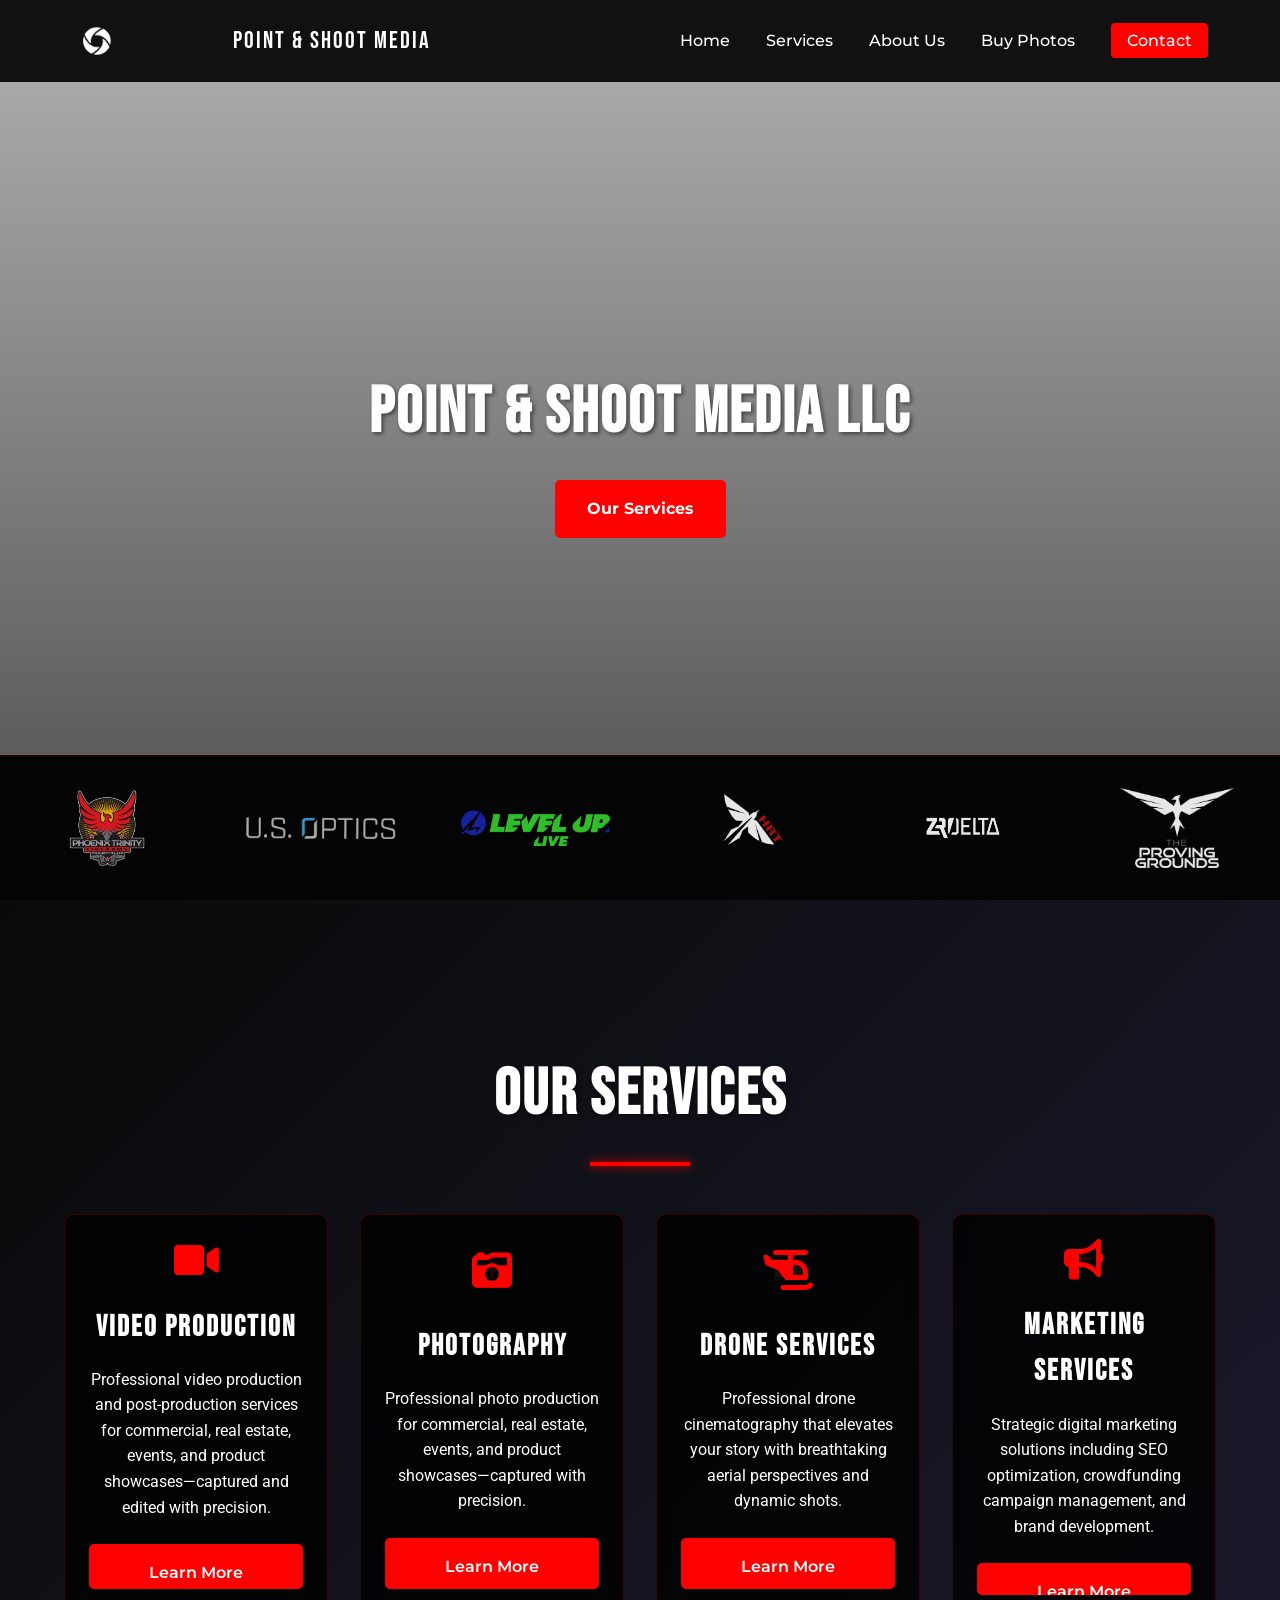
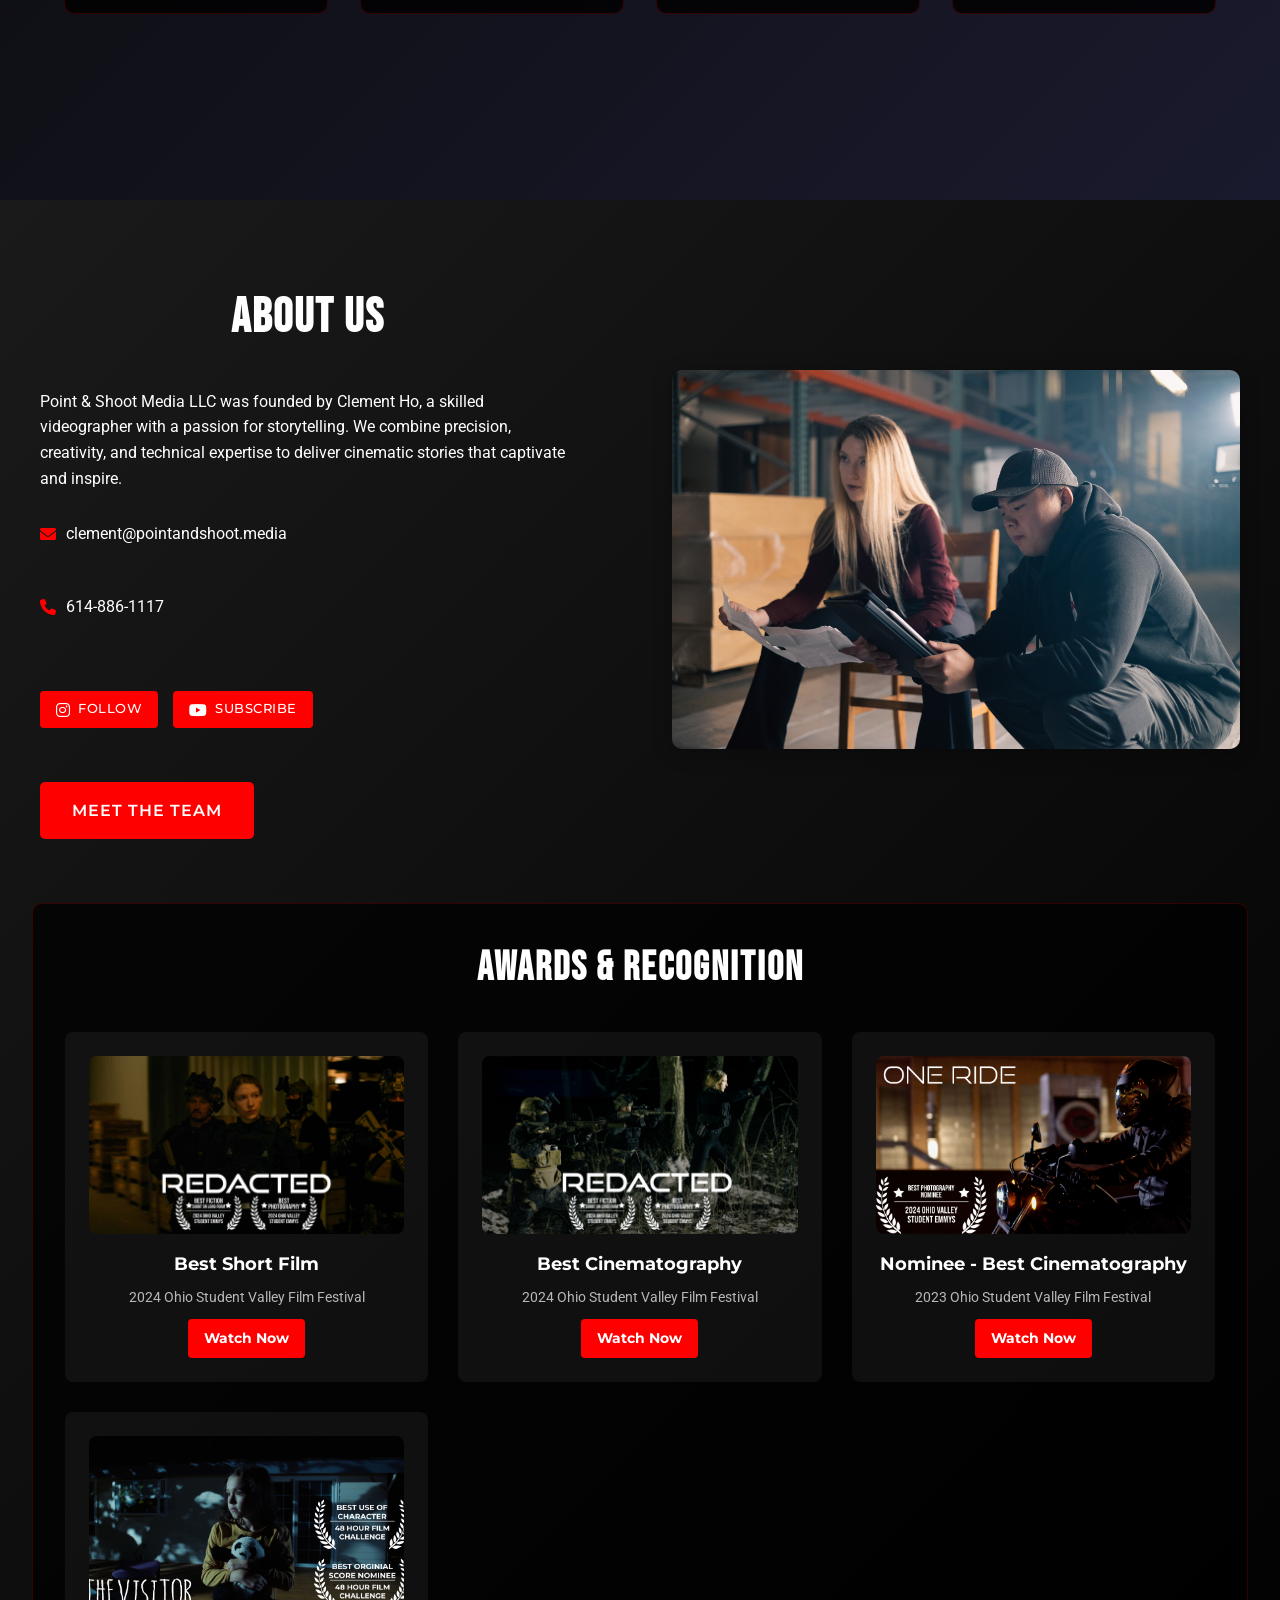
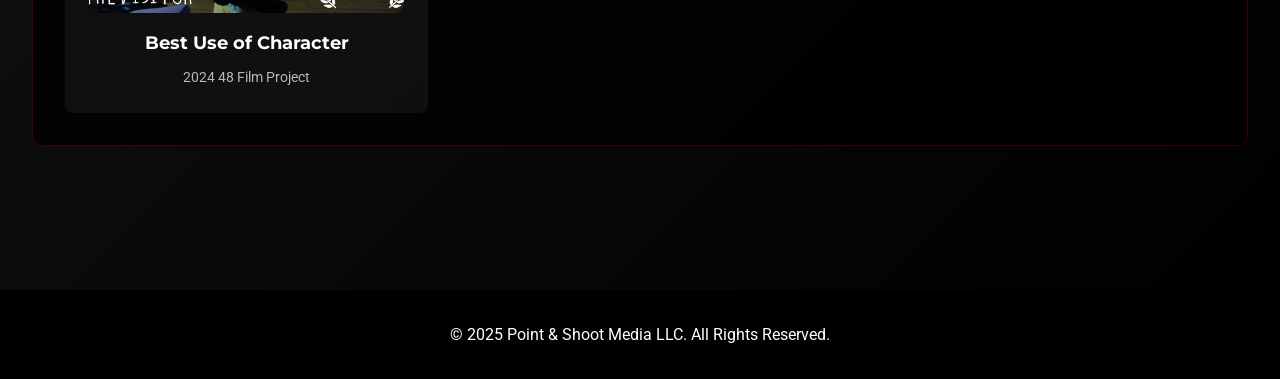
<file: index.html>
<!DOCTYPE html>
<html lang="en">
<head>
    <meta charset="UTF-8">
    <meta name="viewport" content="width=device-width, initial-scale=1.0">
    <title>Point & Shoot Media LLC - Cinematic Video Production and Filmmaking Services</title>
    <meta name="description" content="Professional video production and filmmaking services specializing in cinematic storytelling, commercial production, and training videos.">
    <link rel="stylesheet" href="styles.css">
    <link rel="stylesheet" href="https://cdnjs.cloudflare.com/ajax/libs/font-awesome/6.0.0/css/all.min.css">
    <link href="https://fonts.googleapis.com/css2?family=Bebas+Neue&family=Montserrat:wght@400;700&family=Roboto:wght@300;400;500&display=swap" rel="stylesheet">
</head>
<body>
    <!-- Desktop Navigation -->
    <nav class="navbar desktop-nav">
        <div class="nav-container">
            <a href="#home" class="logo"><img src="assets/Branding/ICON ONLY.png" alt="Point & Shoot Media Logo" class="nav-logo"></a>
            <div class="logo-text">
                <span>POINT & SHOOT MEDIA</span>
            </div>
            <div class="nav-links" id="nav-links">
                <a href="#home">Home</a>
                <a href="#services">Services</a>
                <a href="#about">About Us</a>
                <a href="https://www.clementho.com" target="_blank">Buy Photos</a>
                <a href="#about" class="contact-btn">Contact</a>
            </div>
            <div class="mobile-menu-toggle" id="mobile-menu-toggle">
                <span></span>
                <span></span>
                <span></span>
            </div>
        </div>
    </nav>

    <!-- Mobile Navigation -->
    <nav class="mobile-bottom-nav">
        <div class="mobile-nav-item active" data-target="home">
            <i class="fas fa-home"></i>
            <span>Home</span>
        </div>
        <div class="mobile-nav-item" data-target="services">
            <i class="fas fa-briefcase"></i>
            <span>Services</span>
        </div>
        <div class="mobile-nav-item" data-target="portfolio">
            <i class="fas fa-images"></i>
            <span>Work</span>
        </div>
        <div class="mobile-nav-item" data-target="about">
            <i class="fas fa-user"></i>
            <span>About</span>
        </div>
        <div class="mobile-nav-item" data-target="contact">
            <i class="fas fa-phone"></i>
            <span>Contact</span>
        </div>
    </nav>

    <!-- Desktop Home Section -->
    <section id="home" class="section home-section desktop-only">
        <div class="video-container">
            <div class="youtube-background">
                <iframe 
                    id="youtube-video"
                    src="https://www.youtube.com/embed/4-A-rvIuUHc?autoplay=1&mute=1&loop=1&playlist=4-A-rvIuUHc&controls=0&showinfo=0&rel=0&enablejsapi=1"
                    frameborder="0"
                    allowfullscreen
                    allow="accelerometer; autoplay; clipboard-write; encrypted-media; gyroscope; picture-in-picture">
                </iframe>
            </div>
            <div class="overlay"></div>
            <div class="hero-content">
                <h1>Point & Shoot Media LLC</h1>
                <a href="#services" class="cta-button">Our Services</a>
            </div>
        </div>

        <!-- Client Logo Section -->
        <div class="client-section-wrapper">
            <div class="client-logos-container">
                <div class="client-logos-grid">
            <!-- First set of logos -->
            <div class="client-logo">
                <img src="assets/clients/Client-Logo1.png" alt="Client Logo 1" loading="lazy">
            </div>
            <div class="client-logo">
                <img src="assets/clients/client-logo2.png" alt="Client Logo 2" loading="lazy">
            </div>
            <div class="client-logo">
                <img src="assets/clients/client-logo3.png" alt="Client Logo 3" loading="lazy">
            </div>
            <div class="client-logo">
                <img src="assets/clients/client-logo4.png" alt="Client Logo 4" loading="lazy">
            </div>
            <div class="client-logo">
                <img src="assets/clients/client-logo5.png" alt="Client Logo 5" loading="lazy">
            </div>
            <div class="client-logo">
                <img src="assets/clients/client-logo6.png" alt="Client Logo 6" loading="lazy">
            </div>
            <div class="client-logo">
                <img src="assets/clients/client-logo7.webp" alt="Client Logo 7" loading="lazy">
            </div>
            <div class="client-logo">
                <img src="assets/clients/client-logo8.webp" alt="Client Logo 8" loading="lazy">
            </div>
            <div class="client-logo">
                <img src="assets/clients/client-logo9.svg" alt="Client Logo 9" loading="lazy">
            </div>
            <div class="client-logo">
                <img src="assets/clients/client-logo10.png" alt="Client Logo 10" loading="lazy">
            </div>
            <div class="client-logo">
                <img src="assets/clients/client-logo11.png" alt="Client Logo 11" loading="lazy">
            </div>
            
            <!-- Duplicate set for seamless loop -->
            <div class="client-logo">
                <img src="assets/clients/Client-Logo1.png" alt="Client Logo 1" loading="lazy">
            </div>
            <div class="client-logo">
                <img src="assets/clients/client-logo2.png" alt="Client Logo 2" loading="lazy">
            </div>
            <div class="client-logo">
                <img src="assets/clients/client-logo3.png" alt="Client Logo 3" loading="lazy">
            </div>
            <div class="client-logo">
                <img src="assets/clients/client-logo4.png" alt="Client Logo 4" loading="lazy">
            </div>
            <div class="client-logo">
                <img src="assets/clients/client-logo5.png" alt="Client Logo 5" loading="lazy">
            </div>
            <div class="client-logo">
                <img src="assets/clients/client-logo6.png" alt="Client Logo 6" loading="lazy">
            </div>
            <div class="client-logo">
                <img src="assets/clients/client-logo7.webp" alt="Client Logo 7" loading="lazy">
            </div>
            <div class="client-logo">
                <img src="assets/clients/client-logo8.webp" alt="Client Logo 8" loading="lazy">
            </div>
            <div class="client-logo">
                <img src="assets/clients/client-logo9.svg" alt="Client Logo 9" loading="lazy">
            </div>
            <div class="client-logo">
                <img src="assets/clients/client-logo10.png" alt="Client Logo 10" loading="lazy">
            </div>
            <div class="client-logo">
                <img src="assets/clients/client-logo11.png" alt="Client Logo 11" loading="lazy">
            </div>

                </div>
                <!-- Duplicate for seamless loop -->
                <div class="client-logos-grid">
                    <div class="client-logo">
                        <img src="assets/clients/Client-Logo1.png" alt="Client Logo 1" loading="lazy">
                    </div>
                    <div class="client-logo">
                        <img src="assets/clients/client-logo2.png" alt="Client Logo 2" loading="lazy">
                    </div>
                    <div class="client-logo">
                        <img src="assets/clients/client-logo3.png" alt="Client Logo 3" loading="lazy">
                    </div>
                    <div class="client-logo">
                        <img src="assets/clients/client-logo4.png" alt="Client Logo 4" loading="lazy">
                    </div>
                    <div class="client-logo">
                        <img src="assets/clients/client-logo5.png" alt="Client Logo 5" loading="lazy">
                    </div>
                    <div class="client-logo">
                        <img src="assets/clients/client-logo6.png" alt="Client Logo 6" loading="lazy">
                    </div>
                    <div class="client-logo">
                        <img src="assets/clients/client-logo7.webp" alt="Client Logo 7" loading="lazy">
                    </div>
                    <div class="client-logo">
                        <img src="assets/clients/client-logo8.webp" alt="Client Logo 8" loading="lazy">
                    </div>
                    <div class="client-logo">
                        <img src="assets/clients/client-logo9.svg" alt="Client Logo 9" loading="lazy">
                    </div>
                    <div class="client-logo">
                        <img src="assets/clients/client-logo10.png" alt="Client Logo 10" loading="lazy">
                    </div>
                    <div class="client-logo">
                        <img src="assets/clients/client-logo11.png" alt="Client Logo 11" loading="lazy">
                    </div>
                </div>
            </div>
        </div>
    </section>

    <!-- Mobile App Container -->
    <div class="mobile-app-container mobile-only">
        <!-- Mobile Home Screen -->
        <div class="mobile-screen active" id="mobile-home">
            <div class="mobile-hero-static">
                <div class="mobile-video-container">
                    <div class="mobile-youtube-background">
                        <iframe 
                            id="mobile-youtube-video"
                            src="https://www.youtube.com/embed/4-A-rvIuUHc?autoplay=1&mute=1&loop=1&playlist=4-A-rvIuUHc&controls=0&showinfo=0&rel=0&enablejsapi=1&modestbranding=1&iv_load_policy=3"
                            frameborder="0"
                            allowfullscreen
                            allow="accelerometer; autoplay; clipboard-write; encrypted-media; gyroscope; picture-in-picture"
                            style="border: none;">
                        </iframe>
                    </div>
                    <div class="mobile-hero-overlay"></div>
                    <div class="mobile-hero-content">
                        <img src="assets/Branding/ICON ONLY.png" alt="Point & Shoot Media" class="mobile-logo">
                        <h1>Point & Shoot Media</h1>
                        <p>Cinematic Storytelling</p>
                        <div class="mobile-hero-tagline">
                            <span>Professional Video Production</span>
                            <span>Award-Winning Team</span>
                            <span>Commercial • Real Estate • Events</span>
                        </div>
                    </div>
                </div>
            </div>
            
            <div class="mobile-quick-actions">
                <div class="quick-action" data-target="services">
                    <i class="fas fa-briefcase"></i>
                    <span>Services</span>
                </div>
                <div class="quick-action" data-target="contact">
                    <i class="fas fa-phone"></i>
                    <span>Get Quote</span>
                </div>
            </div>
        </div>

        <!-- Mobile Services Screen -->
        <div class="mobile-screen" id="mobile-services">
            <div class="mobile-screen-header">
                <h2>Our Services</h2>
            </div>
            <div class="mobile-services-grid">
                <div class="mobile-service-card" data-service="video">
                    <div class="mobile-service-icon">
                        <i class="fas fa-video"></i>
                    </div>
                    <h3>Video Production</h3>
                    <p>Professional video production and post-production services</p>
                </div>
                
                <div class="mobile-service-card" data-service="photo">
                    <div class="mobile-service-icon">
                        <i class="fas fa-camera-retro"></i>
                    </div>
                    <h3>Photography</h3>
                    <p>Professional photo production for all occasions</p>
                </div>
                
                <div class="mobile-service-card" data-service="drone">
                    <div class="mobile-service-icon">
                        <i class="fas fa-helicopter"></i>
                    </div>
                    <h3>Drone Services</h3>
                    <p>Breathtaking aerial perspectives and dynamic shots</p>
                </div>
                
                <div class="mobile-service-card" data-service="marketing">
                    <div class="mobile-service-icon">
                        <i class="fas fa-bullhorn"></i>
                    </div>
                    <h3>Marketing</h3>
                    <p>Strategic digital marketing and brand development</p>
                </div>
            </div>
        </div>

        <!-- Mobile Portfolio Screen -->
        <div class="mobile-screen" id="mobile-portfolio">
            <div class="mobile-screen-header">
                <h2>Our Work</h2>
            </div>
                                <div class="mobile-portfolio-tabs">
                        <div class="mobile-tab active" data-category="video">Video</div>
                        <div class="mobile-tab" data-category="photo">Photo</div>
                    </div>
            <div class="mobile-portfolio-grid">
                <!-- Portfolio items will be dynamically loaded -->
            </div>
        </div>

        <!-- Mobile About Screen -->
        <div class="mobile-screen" id="mobile-about">
            <div class="mobile-screen-header">
                <h2>About Us</h2>
            </div>
            <div class="mobile-about-content">
                <div class="mobile-about-hero">
                    <img src="assets/About-image.jpg" alt="About Point & Shoot Media" class="mobile-about-image">
                    <div class="mobile-about-text">
                        <h3>Founded by Clement Ho</h3>
                        <p>We combine precision, creativity, and technical expertise to deliver cinematic stories that captivate and inspire.</p>
                    </div>
                </div>
                
                <div class="mobile-awards-section">
                    <h3>Awards & Recognition</h3>
                    <div class="mobile-awards-carousel">
                        <div class="mobile-award-item">
                            <img src="assets/Awards/REDACTED.jpg" alt="Best Short Film" loading="lazy">
                            <div class="mobile-award-info">
                                <h4>Best Short Film</h4>
                                <p>2024 Ohio Student Valley Film Festival</p>
                            </div>
                        </div>
                        <div class="mobile-award-item">
                            <img src="assets/Awards/REDACTED 1.jpg" alt="Best Cinematography" loading="lazy">
                            <div class="mobile-award-info">
                                <h4>Best Cinematography</h4>
                                <p>2024 Ohio Student Valley Film Festival</p>
                            </div>
                        </div>
                        <div class="mobile-award-item">
                            <img src="assets/Awards/ONE RIDE.jpg" alt="Nominee - Best Cinematography" loading="lazy">
                            <div class="mobile-award-info">
                                <h4>Nominee - Best Cinematography</h4>
                                <p>2023 Ohio Student Valley Film Festival</p>
                            </div>
                        </div>
                    </div>
                </div>
                
                <div class="mobile-team-preview">
                    <h3>Meet the Team</h3>
                    <a href="team.html" class="mobile-team-button">
                        <span>View Full Team</span>
                        <i class="fas fa-arrow-right"></i>
                    </a>
                </div>
            </div>
        </div>

        <!-- Mobile Contact Screen -->
        <div class="mobile-screen" id="mobile-contact">
            <div class="mobile-screen-header">
                <h2>Get in Touch</h2>
            </div>
            <div class="mobile-contact-content">
                <div class="mobile-contact-methods">
                    <a href="tel:614-886-1117" class="mobile-contact-method">
                        <i class="fas fa-phone"></i>
                        <div>
                            <h4>Call Us</h4>
                            <p>614-886-1117</p>
                        </div>
                    </a>
                    <a href="mailto:clement@pointandshoot.media" class="mobile-contact-method">
                        <i class="fas fa-envelope"></i>
                        <div>
                            <h4>Email Us</h4>
                            <p>clement@pointandshoot.media</p>
                        </div>
                    </a>
                    <a href="https://www.instagram.com/mr.h0/" target="_blank" class="mobile-contact-method">
                        <i class="fab fa-instagram"></i>
                        <div>
                            <h4>Follow Us</h4>
                            <p>@mr.h0</p>
                        </div>
                    </a>
                </div>
                

            </div>
        </div>
    </div>

    <!-- Desktop Services Section -->
    <section id="services" class="section services-section desktop-only">
        <div class="services-container">
            <h2 class="section-title">Our Services</h2>
            <div class="services-grid">
                <!-- Video Production Card -->
                <div class="service-card">
                    <div class="service-icon" aria-label="Video Production">
                        <i class="fas fa-video" aria-hidden="true"></i>
                        <div class="icon-overlay crosshair"></div>
                    </div>
                    <h3>Video Production</h3>
                    <p>Professional video production and post-production services for commercial, real estate, events, and product showcases—captured and edited with precision.</p>
                    <a href="video-production.html" class="learn-more-btn" target="_blank" onclick="window.location.href='video-production.html'">Learn More</a>
                </div>

                <!-- Photography Card -->
                <div class="service-card">
                    <div class="service-icon" aria-label="Photography">
                        <i class="fas fa-camera-retro" aria-hidden="true"></i>
                        <div class="icon-overlay crosshair"></div>
                    </div>
                    <h3>Photography</h3>
                    <p>Professional photo production for commercial, real estate, events, and product showcases—captured with precision.</p>
                    <a href="photography.html" class="learn-more-btn" target="_blank" onclick="window.location.href='photography.html'">Learn More</a>
                </div>

                <!-- Drone Services Card -->
                <div class="service-card">
                    <div class="service-icon" aria-label="Drone Services">
                        <i class="fas fa-helicopter" aria-hidden="true"></i>
                        <div class="icon-overlay film-reel"></div>
                    </div>
                    <h3>Drone Services</h3>
                    <p>Professional drone cinematography that elevates your story with breathtaking aerial perspectives and dynamic shots.</p>
                    <a href="drone-services.html" class="learn-more-btn" target="_blank" onclick="window.location.href='drone-services.html'">Learn More</a>
                </div>

                <!-- Marketing Services Card -->
                <div class="service-card">
                    <div class="service-icon" aria-label="Marketing">
                        <i class="fas fa-bullhorn" aria-hidden="true"></i>
                        <div class="icon-overlay crosshair"></div>
                    </div>
                    <h3>Marketing Services</h3>
                    <p>Strategic digital marketing solutions including SEO optimization, crowdfunding campaign management, and brand development.</p>
                    <a href="marketing-services.html" class="learn-more-btn" target="_blank" onclick="window.location.href='marketing-services.html'">Learn More</a>
                </div>

            </div>
        </div>
    </section>

    <!-- Desktop About Section -->
    <section id="about" class="section about-section desktop-only">
        <div class="about-container">
            <div class="about-content">
                <h2>About Us</h2>
                <p>Point & Shoot Media LLC was founded by Clement Ho, a skilled videographer with a passion for storytelling. We combine precision, creativity, and technical expertise to deliver cinematic stories that captivate and inspire.</p>
                <div class="contact-info">
                    <div class="contact-item">
                        <i class="fas fa-envelope"></i>
                        <span>clement@pointandshoot.media</span>
                    </div>
                    <div class="contact-item">
                        <i class="fas fa-phone"></i>
                        <span>614-886-1117</span>
                    </div>
                    <div class="social-buttons">
                        <a href="https://www.instagram.com/mr.h0/" target="_blank" class="social-btn instagram">
                            <i class="fab fa-instagram"></i>
                            <span>Follow</span>
                        </a>
                        <a href="https://www.youtube.com/@PointandShootMediaUS" target="_blank" class="social-btn youtube">
                            <i class="fab fa-youtube"></i>
                            <span>Subscribe</span>
                        </a>
                    </div>
                </div>
                <a href="team.html" class="meet-team-btn" target="_blank">Meet the Team</a>
            </div>
            <div class="about-image">
                <img src="assets/About-image.jpg" alt="Professional Setup">
            </div>
        </div>

        <!-- Awards Section -->
        <div class="awards-section">
            <h3>Awards & Recognition</h3>
            <div class="awards-grid" style="display: grid; grid-template-columns: repeat(auto-fit, minmax(280px, 1fr)); gap: 30px; max-width: 1200px; margin: 0 auto;">
                <div class="award-item">
                    <div class="award-thumbnail" style="aspect-ratio: 16/9; overflow: hidden;">
                        <img src="assets/Awards/REDACTED.jpg" alt="Best Short Film" loading="lazy" style="width: 100%; height: 100%; object-fit: cover;">
                    </div>
                    <h4>Best Short Film</h4>
                    <p>2024 Ohio Student Valley Film Festival</p>
                    <a href="https://youtu.be/RQbGV7NhxBI?si=0s-ojD6xRqEMYLn4" target="_blank" class="cta-button" style="display: inline-block; margin-top: 10px; background-color: #ff0000; color: white; padding: 8px 16px; text-decoration: none; border-radius: 4px; font-size: 0.9em;">Watch Now</a>
                </div>
                <div class="award-item">
                    <div class="award-thumbnail" style="aspect-ratio: 16/9; overflow: hidden;">
                        <img src="assets/Awards/REDACTED 1.jpg" alt="Best Cinematography" loading="lazy" style="width: 100%; height: 100%; object-fit: cover;">
                    </div>
                    <h4>Best Cinematography</h4>
                    <p>2024 Ohio Student Valley Film Festival</p>
                    <a href="https://youtu.be/RQbGV7NhxBI?si=0s-ojD6xRqEMYLn4" target="_blank" class="cta-button" style="display: inline-block; margin-top: 10px; background-color: #ff0000; color: white; padding: 8px 16px; text-decoration: none; border-radius: 4px; font-size: 0.9em;">Watch Now</a>
                </div>
                <div class="award-item">
                    <div class="award-thumbnail" style="aspect-ratio: 16/9; overflow: hidden;">
                        <img src="assets/Awards/ONE RIDE.jpg" alt="Nominee - Best Cinematography" loading="lazy" style="width: 100%; height: 100%; object-fit: cover;">
                    </div>
                    <h4>Nominee - Best Cinematography</h4>
                    <p>2023 Ohio Student Valley Film Festival</p>
                    <a href="https://youtu.be/96EA9VVWSk0?si=KyJamF39Y56eODQh" target="_blank" class="cta-button" style="display: inline-block; margin-top: 10px; background-color: #ff0000; color: white; padding: 8px 16px; text-decoration: none; border-radius: 4px; font-size: 0.9em;">Watch Now</a>
                </div>
                <div class="award-item">
                    <div class="award-thumbnail" style="aspect-ratio: 16/9; overflow: hidden;">
                        <a href="https://youtu.be/Wj__P5cvWvs" target="_blank" style="display: block; width: 100%; height: 100%;">
                            <img src="assets/Awards/VISITOR.jpg" alt="Best Use of Character" loading="lazy" style="width: 100%; height: 100%; object-fit: cover;">
                        </a>
                    </div>
                    <h4>Best Use of Character</h4>
                    <p>2024 48 Film Project</p>
                </div>
            </div>
        </div>
    </section>

    <!-- Footer -->
    <footer>
        <p>© 2025 Point & Shoot Media LLC. All Rights Reserved.</p>
    </footer>

    <button id="back-to-top" aria-label="Back to top">
        <i class="fas fa-arrow-up"></i>
    </button>

    <script src="script.js"></script>
</body>
</html>
</file>
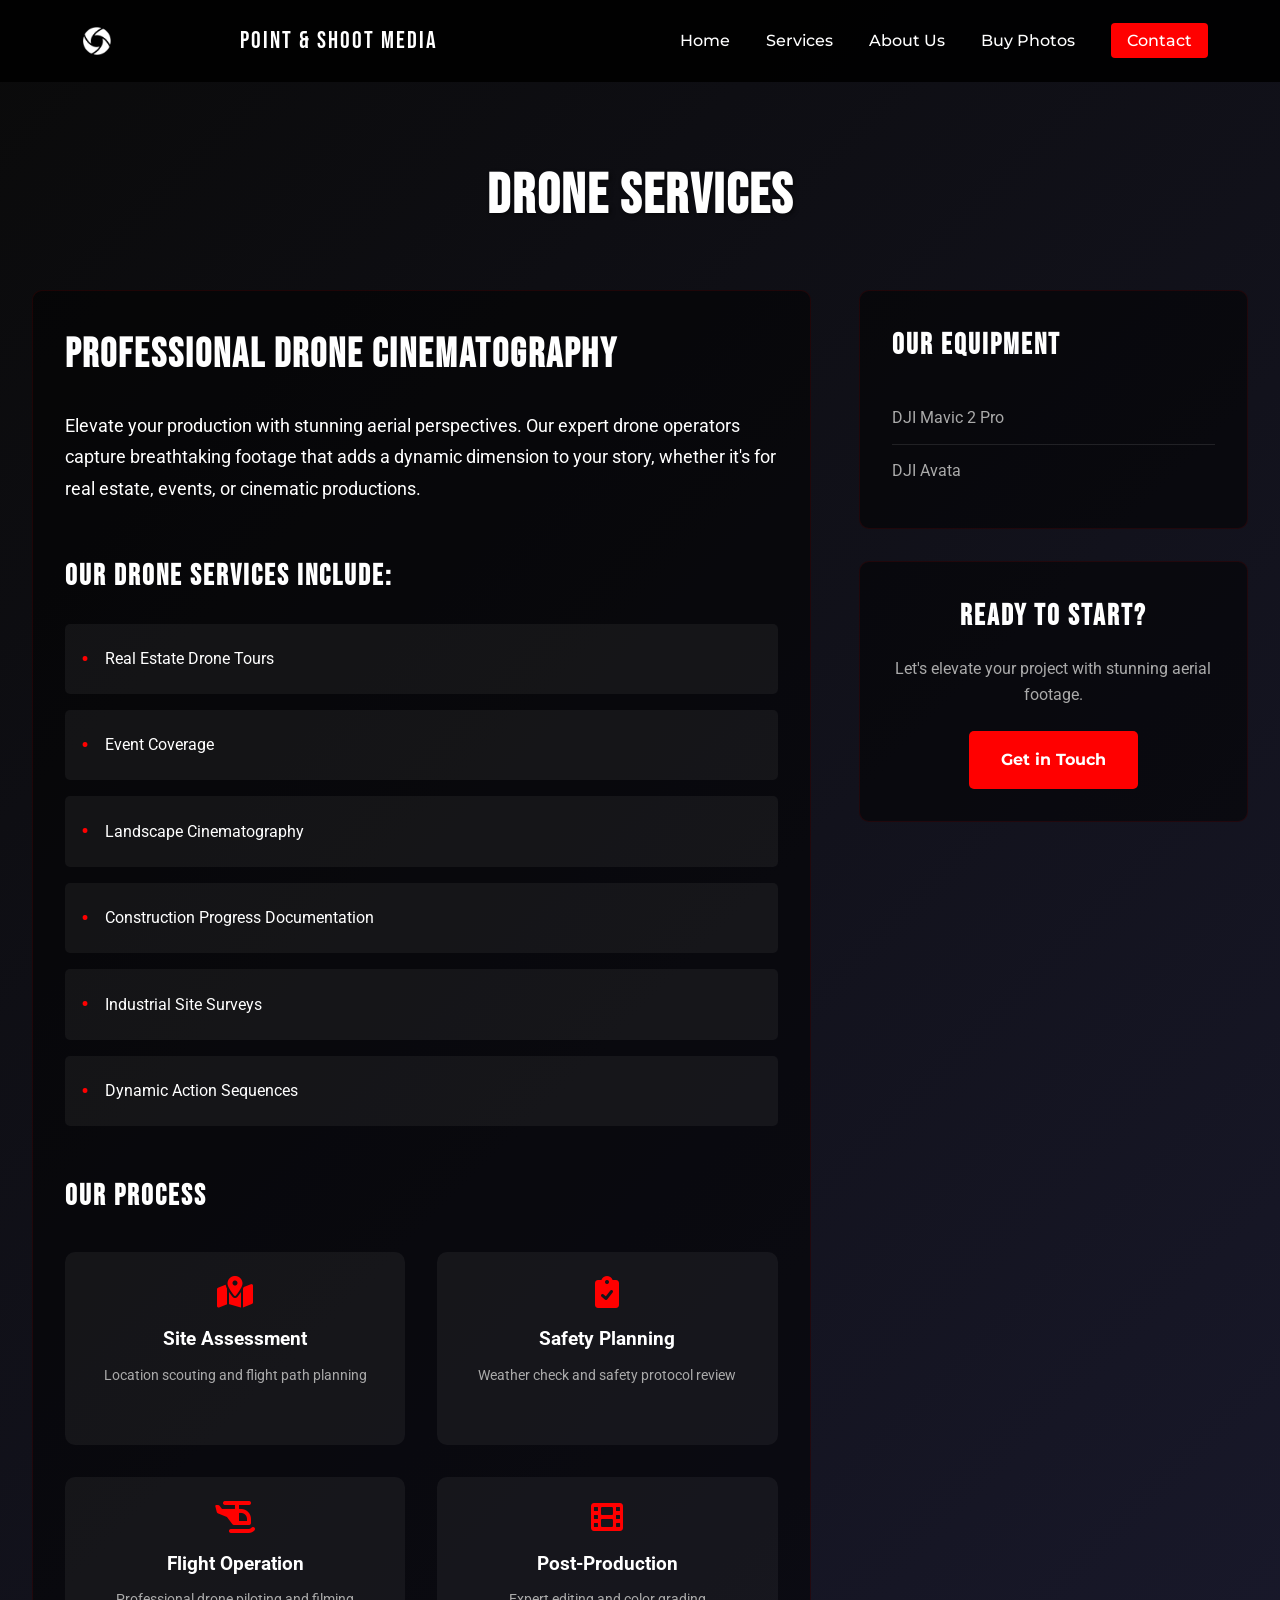
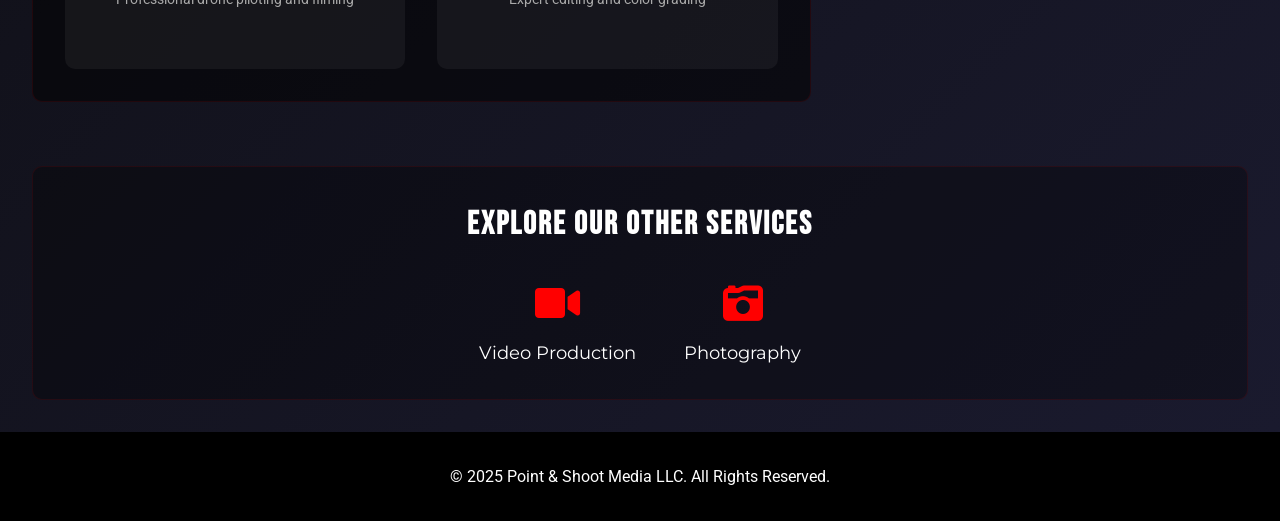
<file: drone-services.html>
<!DOCTYPE html>
<html lang="en">
<head>
    <meta charset="UTF-8">
    <meta name="viewport" content="width=device-width, initial-scale=1.0">
    <title>Drone Services - Point & Shoot Media LLC</title>
    <meta name="description" content="Professional drone cinematography and aerial services for stunning perspectives and dynamic shots.">
    <link rel="stylesheet" href="styles.css">
    <link rel="stylesheet" href="https://cdnjs.cloudflare.com/ajax/libs/font-awesome/6.0.0/css/all.min.css">
    <link href="https://fonts.googleapis.com/css2?family=Bebas+Neue&family=Montserrat:wght@400;700&family=Roboto:wght@300;400;500&display=swap" rel="stylesheet">
</head>
<body>
    <!-- Navigation -->
    <nav class="navbar">
        <div class="nav-container">
            <a href="index.html" class="logo" style="display: flex; align-items: center;"><img src="assets/Branding/ICON ONLY.png" alt="Point & Shoot Media Logo" class="nav-logo" style="height: 50px; margin-right: 15px; filter: brightness(0) invert(1);"></a>
            <div class="logo-text">
                <span>POINT & SHOOT MEDIA</span>
            </div>
            <div class="nav-links" id="nav-links">
                <a href="index.html#home">Home</a>
                <a href="index.html#services">Services</a>
                <a href="index.html#about">About Us</a>
                <a href="https://www.clementho.com" target="_blank">Buy Photos</a>
                <a href="index.html#about" class="contact-btn">Contact</a>
            </div>
            <div class="mobile-menu-toggle" id="mobile-menu-toggle">
                <span></span>
                <span></span>
                <span></span>
            </div>
        </div>
    </nav>

    <!-- Service Detail Section -->
    <section class="service-detail-section">
        <div class="service-detail-container">
            <h1>Drone Services</h1>
            
            <div class="service-overview">
                <div class="service-main-content">
                    <h2>Professional Drone Cinematography</h2>
                    <p>Elevate your production with stunning aerial perspectives. Our expert drone operators capture breathtaking footage that adds a dynamic dimension to your story, whether it's for real estate, events, or cinematic productions.</p>
                    
                    <div class="service-features">
                        <h3>Our Drone Services Include:</h3>
                        <ul>
                            <li>Real Estate Drone Tours</li>
                            <li>Event Coverage</li>
                            <li>Landscape Cinematography</li>
                            <li>Construction Progress Documentation</li>
                            <li>Industrial Site Surveys</li>
                            <li>Dynamic Action Sequences</li>
                        </ul>
                    </div>

                    <div class="process-section">
                        <h3>Our Process</h3>
                        <div class="process-steps">
                            <div class="step">
                                <i class="fas fa-map-marked-alt"></i>
                                <h4>Site Assessment</h4>
                                <p>Location scouting and flight path planning</p>
                            </div>
                            <div class="step">
                                <i class="fas fa-clipboard-check"></i>
                                <h4>Safety Planning</h4>
                                <p>Weather check and safety protocol review</p>
                            </div>
                            <div class="step">
                                <i class="fas fa-helicopter"></i>
                                <h4>Flight Operation</h4>
                                <p>Professional drone piloting and filming</p>
                            </div>
                            <div class="step">
                                <i class="fas fa-film"></i>
                                <h4>Post-Production</h4>
                                <p>Expert editing and color grading</p>
                            </div>
                        </div>
                    </div>
                </div>
                
                <div class="service-sidebar">
                    <div class="equipment-section">
                        <h3>Our Equipment</h3>
                        <ul>
                            <li>DJI Mavic 2 Pro</li>
                            <li>DJI Avata</li>
                        </ul>
                    </div>

                    <div class="cta-box">
                        <h3>Ready to Start?</h3>
                        <p>Let's elevate your project with stunning aerial footage.</p>
                        <a href="index.html#about" class="cta-button">Get in Touch</a>
                    </div>
                </div>
            </div>

            <!-- Other Services Section -->
            <div class="other-services">
                <h3>Explore Our Other Services</h3>
                <div class="other-services-grid">
                    <a href="video-production.html" class="other-service-item">
                        <i class="fas fa-video"></i>
                        <span>Video Production</span>
                    </a>
                    <a href="photography.html" class="other-service-item">
                        <i class="fas fa-camera-retro"></i>
                        <span>Photography</span>
                    </a>
                </div>
            </div>
        </div>
    </section>

    <!-- Footer -->
    <footer>
        <p>© 2025 Point & Shoot Media LLC. All Rights Reserved.</p>
    </footer>

    <button id="back-to-top" aria-label="Back to top">
        <i class="fas fa-arrow-up"></i>
    </button>

    <script src="script.js"></script>
    
    <!-- Mobile Bottom Navigation -->
    <nav class="mobile-bottom-nav">
        <div class="mobile-nav-item" data-target="home">
            <i class="fas fa-home"></i>
            <span>Home</span>
            </div>
        <div class="mobile-nav-item active" data-target="services">
            <i class="fas fa-briefcase"></i>
            <span>Services</span>
        </div>
        <div class="mobile-nav-item" data-target="portfolio">
            <i class="fas fa-images"></i>
            <span>Work</span>
        </div>
        <div class="mobile-nav-item" data-target="about">
            <i class="fas fa-user"></i>
            <span>About</span>
        </div>
        <div class="mobile-nav-item" data-target="contact">
            <i class="fas fa-phone"></i>
            <span>Contact</span>
        </div>
    </nav>
</body>
</html>
</file>
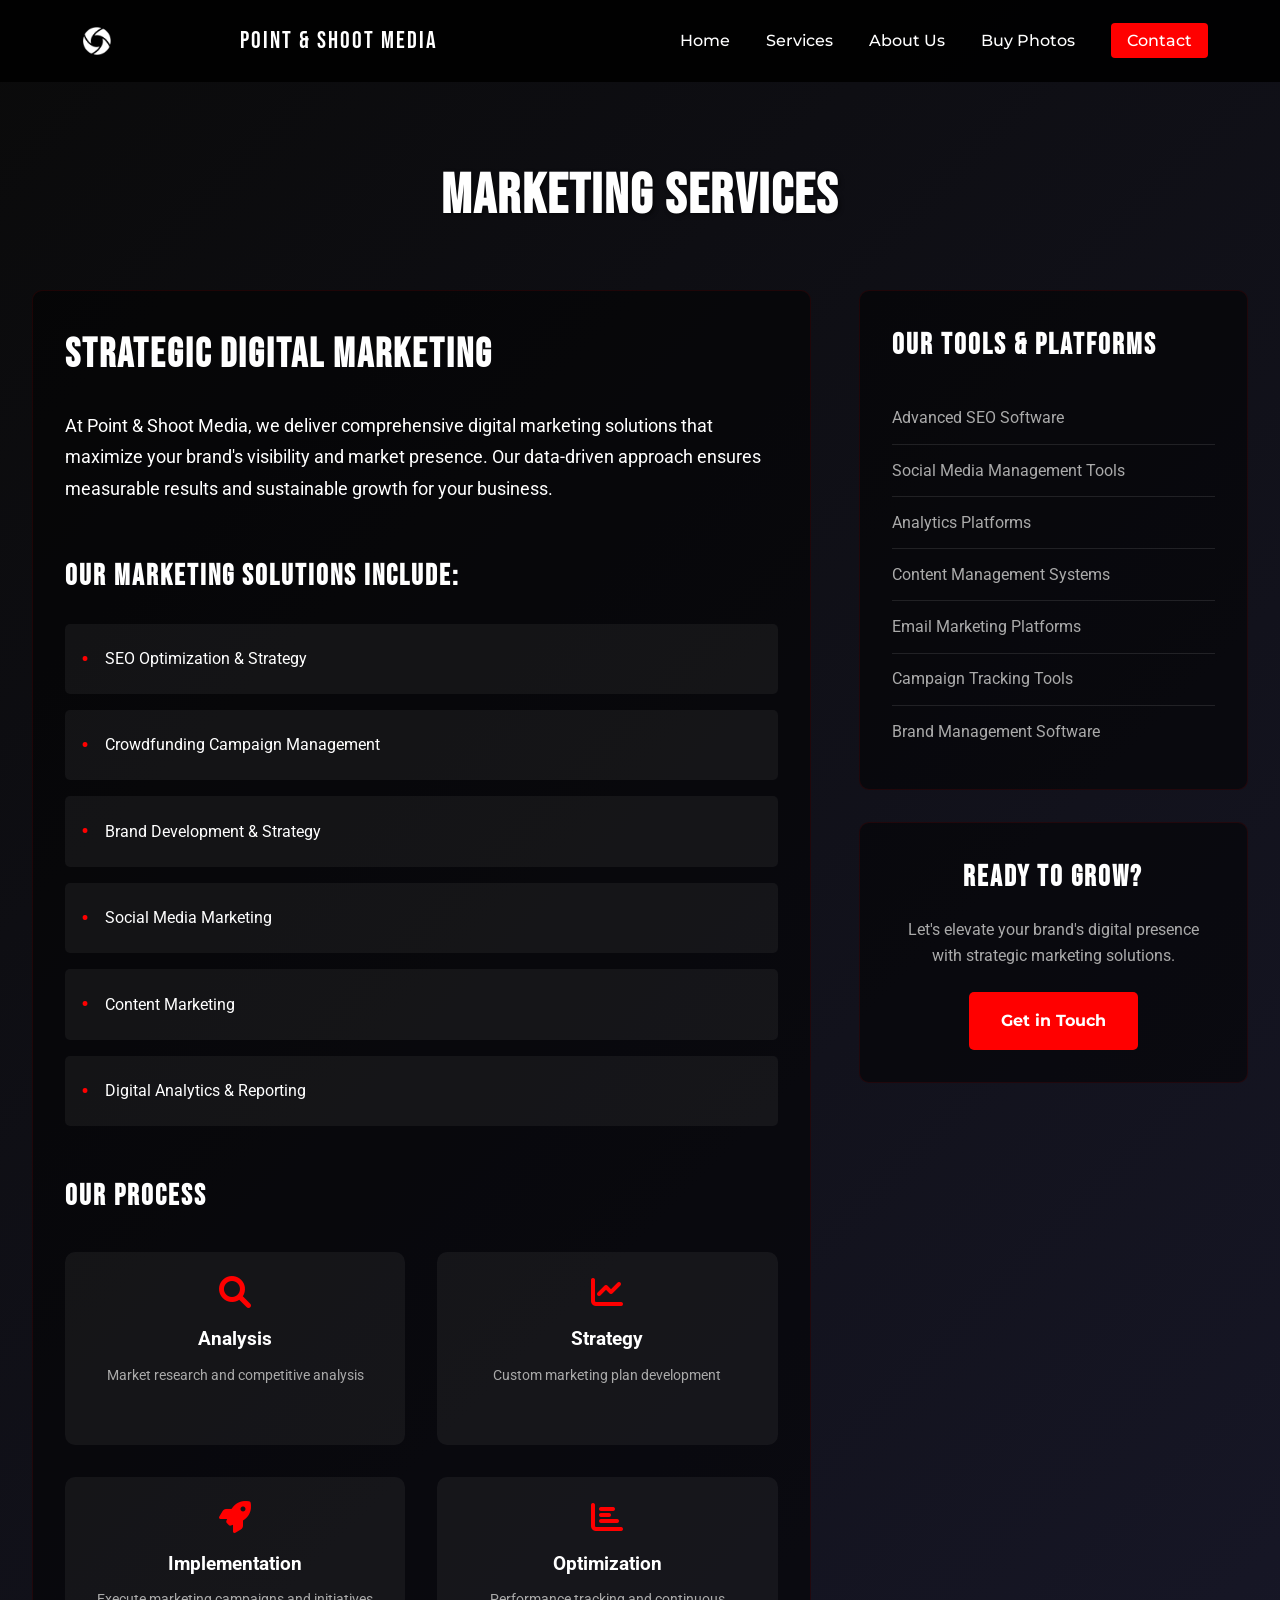
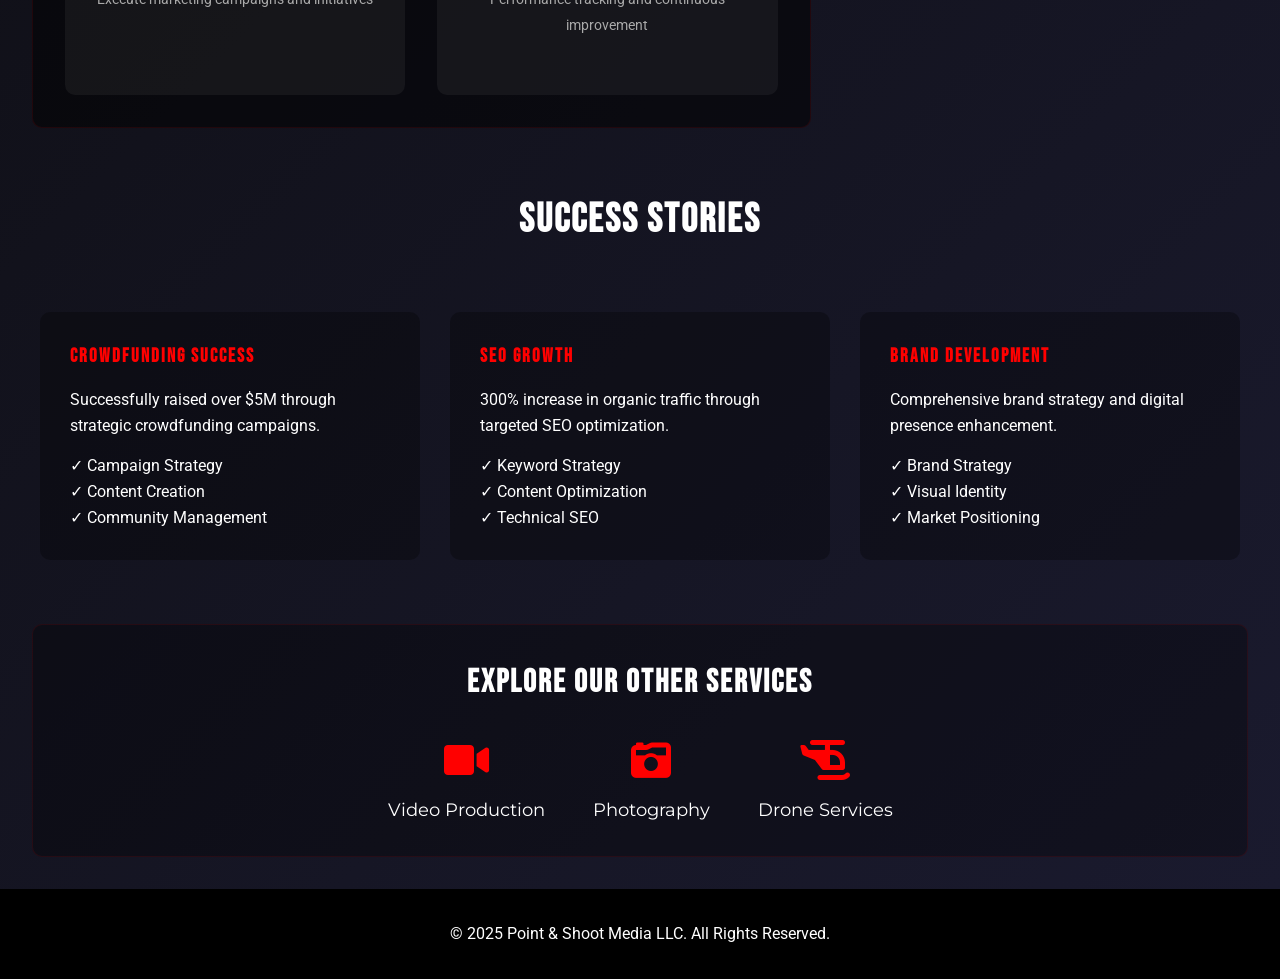
<file: marketing-services.html>
<!DOCTYPE html>
<html lang="en">
<head>
    <meta charset="UTF-8">
    <meta name="viewport" content="width=device-width, initial-scale=1.0">
    <title>Marketing Services - Point & Shoot Media LLC</title>
    <meta name="description" content="Strategic digital marketing solutions including SEO optimization, crowdfunding campaigns, and comprehensive brand development.">
    <link rel="stylesheet" href="styles.css">
    <link rel="stylesheet" href="https://cdnjs.cloudflare.com/ajax/libs/font-awesome/6.0.0/css/all.min.css">
    <link href="https://fonts.googleapis.com/css2?family=Bebas+Neue&family=Montserrat:wght@400;700&family=Roboto:wght@300;400;500&display=swap" rel="stylesheet">
</head>
<body>
    <!-- Navigation -->
    <nav class="navbar">
        <div class="nav-container">
            <a href="index.html" class="logo" style="display: flex; align-items: center;"><img src="assets/Branding/ICON ONLY.png" alt="Point & Shoot Media Logo" class="nav-logo" style="height: 50px; margin-right: 15px; filter: brightness(0) invert(1);"></a>
            <div class="logo-text">
                <span>POINT & SHOOT MEDIA</span>
            </div>
            <div class="nav-links" id="nav-links">
                <a href="index.html#home">Home</a>
                <a href="index.html#services">Services</a>
                <a href="index.html#about">About Us</a>
                <a href="https://www.clementho.com" target="_blank">Buy Photos</a>
                <a href="index.html#about" class="contact-btn">Contact</a>
            </div>
            <div class="mobile-menu-toggle" id="mobile-menu-toggle">
                <span></span>
                <span></span>
                <span></span>
            </div>
        </div>
    </nav>

    <!-- Service Detail Section -->
    <section class="service-detail-section">
        <div class="service-detail-container">
            <h1>Marketing Services</h1>
            
            <div class="service-overview">
                <div class="service-main-content">
                    <h2>Strategic Digital Marketing</h2>
                    <p>At Point & Shoot Media, we deliver comprehensive digital marketing solutions that maximize your brand's visibility and market presence. Our data-driven approach ensures measurable results and sustainable growth for your business.</p>
                    
                    <div class="service-features">
                        <h3>Our Marketing Solutions Include:</h3>
                        <ul>
                            <li>SEO Optimization & Strategy</li>
                            <li>Crowdfunding Campaign Management</li>
                            <li>Brand Development & Strategy</li>
                            <li>Social Media Marketing</li>
                            <li>Content Marketing</li>
                            <li>Digital Analytics & Reporting</li>
                        </ul>
                    </div>

                    <div class="process-section">
                        <h3>Our Process</h3>
                        <div class="process-steps">
                            <div class="step">
                                <i class="fas fa-search"></i>
                                <h4>Analysis</h4>
                                <p>Market research and competitive analysis</p>
                            </div>
                            <div class="step">
                                <i class="fas fa-chart-line"></i>
                                <h4>Strategy</h4>
                                <p>Custom marketing plan development</p>
                            </div>
                            <div class="step">
                                <i class="fas fa-rocket"></i>
                                <h4>Implementation</h4>
                                <p>Execute marketing campaigns and initiatives</p>
                            </div>
                            <div class="step">
                                <i class="fas fa-chart-bar"></i>
                                <h4>Optimization</h4>
                                <p>Performance tracking and continuous improvement</p>
                            </div>
                        </div>
                    </div>
                </div>
                
                <div class="service-sidebar">
                    <div class="equipment-section">
                        <h3>Our Tools & Platforms</h3>
                        <ul>
                            <li>Advanced SEO Software</li>
                            <li>Social Media Management Tools</li>
                            <li>Analytics Platforms</li>
                            <li>Content Management Systems</li>
                            <li>Email Marketing Platforms</li>
                            <li>Campaign Tracking Tools</li>
                            <li>Brand Management Software</li>
                        </ul>
                    </div>

                    <div class="cta-box">
                        <h3>Ready to Grow?</h3>
                        <p>Let's elevate your brand's digital presence with strategic marketing solutions.</p>
                        <a href="index.html#about" class="cta-button">Get in Touch</a>
                    </div>
                </div>
            </div>

            <!-- Case Studies Section -->
            <div class="case-studies" style="margin: 60px 0;">
                <h2 style="text-align: center; margin-bottom: 60px; font-size: 2.5em; font-family: 'Bebas Neue', sans-serif; letter-spacing: 2px;">SUCCESS STORIES</h2>
                <div class="case-studies-grid" style="display: grid; grid-template-columns: repeat(3, 1fr); gap: 30px; max-width: 1200px; margin: 0 auto;">
                    <!-- Case Study 1 -->
                    <div class="case-study-item" style="background: rgba(0, 0, 0, 0.3); padding: 30px; border-radius: 10px;">
                        <h3 style="color: #ff0000; margin-bottom: 15px;">Crowdfunding Success</h3>
                        <p>Successfully raised over $5M through strategic crowdfunding campaigns.</p>
                        <ul style="list-style: none; padding: 0; margin-top: 15px;">
                            <li>✓ Campaign Strategy</li>
                            <li>✓ Content Creation</li>
                            <li>✓ Community Management</li>
                        </ul>
                    </div>
                    <!-- Case Study 2 -->
                    <div class="case-study-item" style="background: rgba(0, 0, 0, 0.3); padding: 30px; border-radius: 10px;">
                        <h3 style="color: #ff0000; margin-bottom: 15px;">SEO Growth</h3>
                        <p>300% increase in organic traffic through targeted SEO optimization.</p>
                        <ul style="list-style: none; padding: 0; margin-top: 15px;">
                            <li>✓ Keyword Strategy</li>
                            <li>✓ Content Optimization</li>
                            <li>✓ Technical SEO</li>
                        </ul>
                    </div>
                    <!-- Case Study 3 -->
                    <div class="case-study-item" style="background: rgba(0, 0, 0, 0.3); padding: 30px; border-radius: 10px;">
                        <h3 style="color: #ff0000; margin-bottom: 15px;">Brand Development</h3>
                        <p>Comprehensive brand strategy and digital presence enhancement.</p>
                        <ul style="list-style: none; padding: 0; margin-top: 15px;">
                            <li>✓ Brand Strategy</li>
                            <li>✓ Visual Identity</li>
                            <li>✓ Market Positioning</li>
                        </ul>
                    </div>
                </div>
            </div>

            <!-- Other Services Section -->
            <div class="other-services">
                <h3>Explore Our Other Services</h3>
                <div class="other-services-grid">
                    <a href="video-production.html" class="other-service-item">
                        <i class="fas fa-video"></i>
                        <span>Video Production</span>
                    </a>
                    <a href="photography.html" class="other-service-item">
                        <i class="fas fa-camera-retro"></i>
                        <span>Photography</span>
                    </a>
                    <a href="drone-services.html" class="other-service-item">
                        <i class="fas fa-helicopter"></i>
                        <span>Drone Services</span>
                    </a>
                </div>
            </div>
        </div>
    </section>

    <!-- Footer -->
    <footer>
        <p>© 2025 Point & Shoot Media LLC. All Rights Reserved.</p>
    </footer>

    <button id="back-to-top" aria-label="Back to top">
        <i class="fas fa-arrow-up"></i>
    </button>

    <script src="script.js"></script>
    
    <!-- Mobile Bottom Navigation -->
    <nav class="mobile-bottom-nav">
        <div class="mobile-nav-item" data-target="home">
            <i class="fas fa-home"></i>
            <span>Home</span>
        </div>
        <div class="mobile-nav-item active" data-target="services">
            <i class="fas fa-briefcase"></i>
            <span>Services</span>
        </div>
        <div class="mobile-nav-item" data-target="portfolio">
            <i class="fas fa-images"></i>
            <span>Work</span>
        </div>
        <div class="mobile-nav-item" data-target="about">
            <i class="fas fa-user"></i>
            <span>About</span>
        </div>
        <div class="mobile-nav-item" data-target="contact">
            <i class="fas fa-phone"></i>
            <span>Contact</span>
        </div>
    </nav>
</body>
</html>
</file>
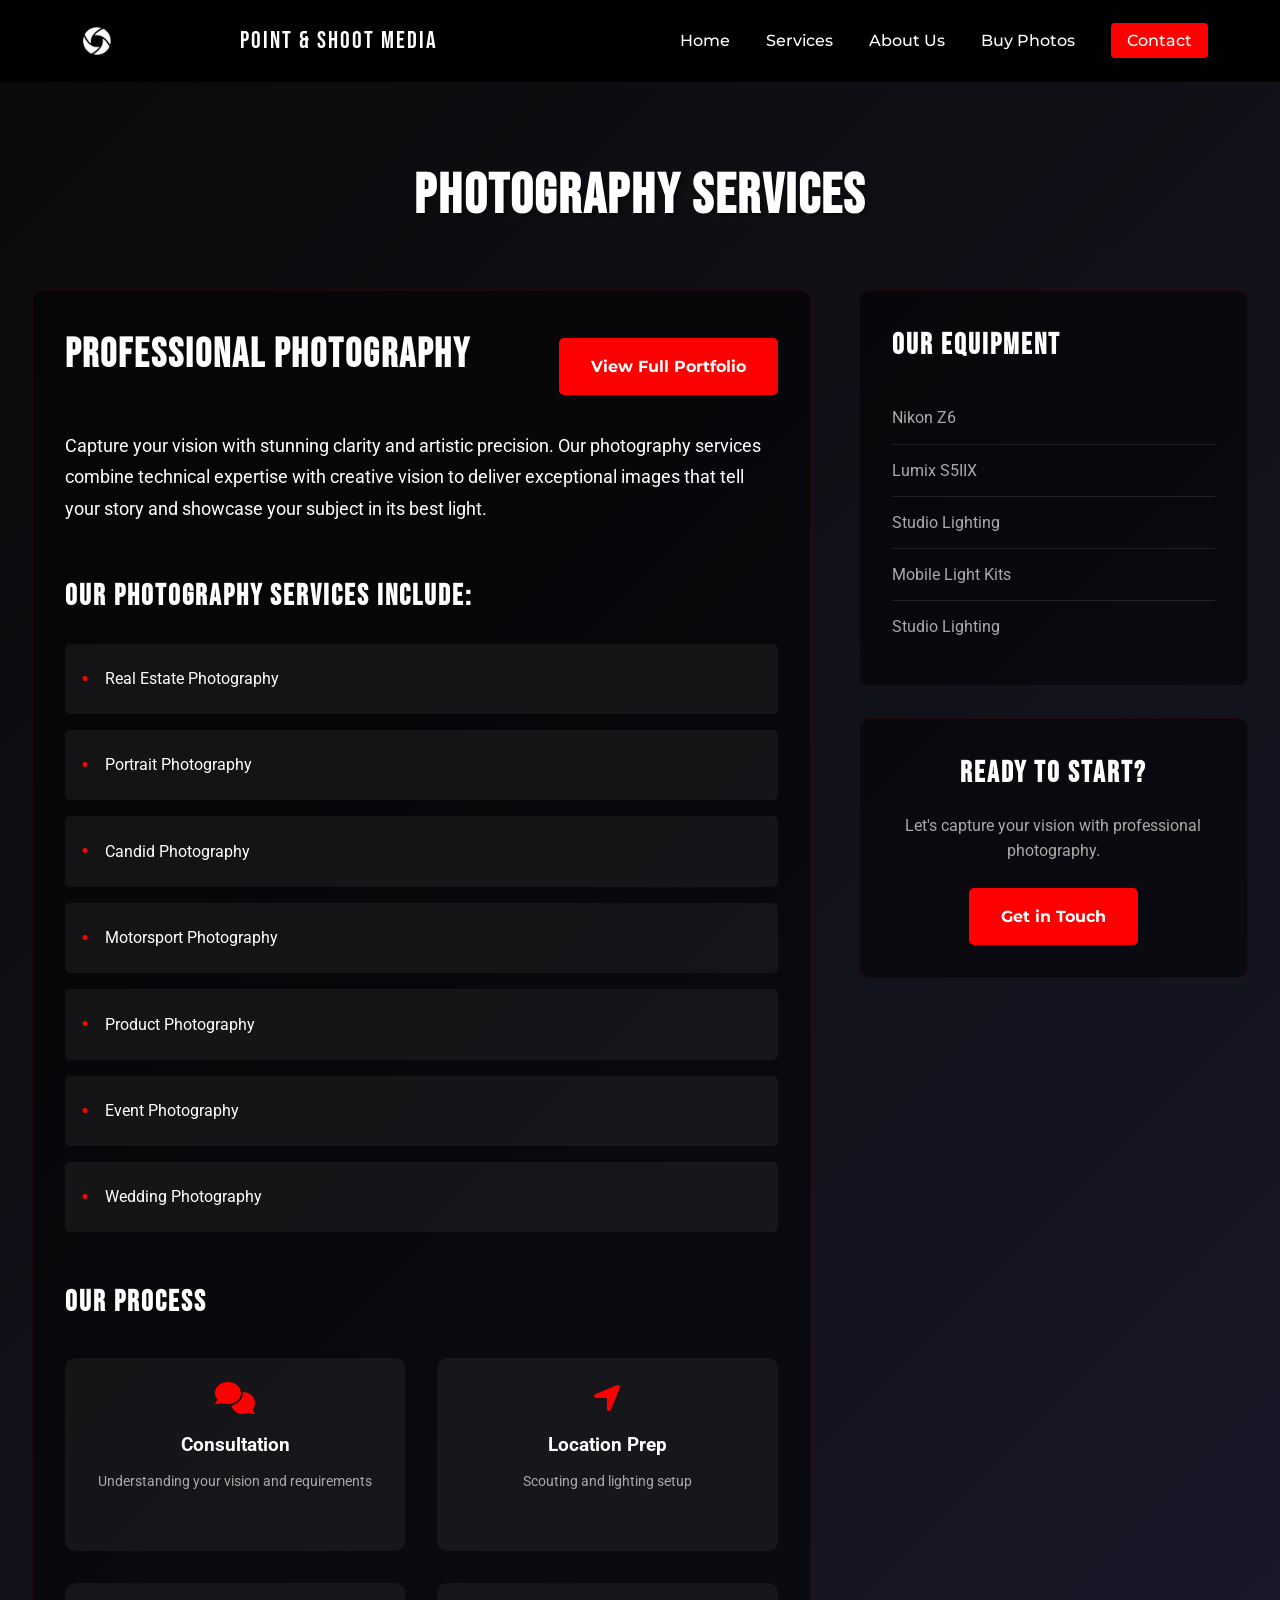
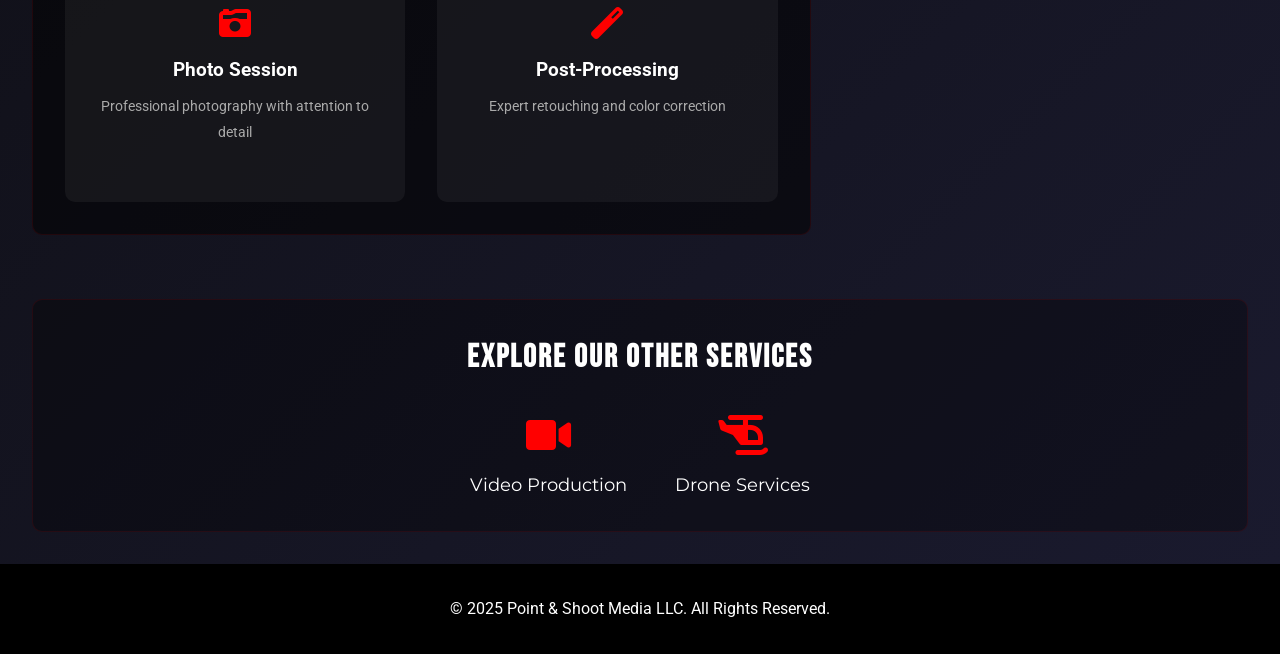
<file: photography.html>
<!DOCTYPE html>
<html lang="en">
<head>
    <meta charset="UTF-8">
    <meta name="viewport" content="width=device-width, initial-scale=1.0">
    <title>Photography Services - Point & Shoot Media LLC</title>
    <meta name="description" content="Professional photography services for commercial, real estate, events, and product showcases with precision and artistry.">
    <link rel="stylesheet" href="styles.css">
    <link rel="stylesheet" href="https://cdnjs.cloudflare.com/ajax/libs/font-awesome/6.0.0/css/all.min.css">
    <link href="https://fonts.googleapis.com/css2?family=Bebas+Neue&family=Montserrat:wght@400;700&family=Roboto:wght@300;400;500&display=swap" rel="stylesheet">
</head>
<body>
    <!-- Navigation -->
    <nav class="navbar">
        <div class="nav-container">
            <a href="index.html" class="logo" style="display: flex; align-items: center;"><img src="assets/Branding/ICON ONLY.png" alt="Point & Shoot Media Logo" class="nav-logo" style="height: 50px; margin-right: 15px; filter: brightness(0) invert(1);"></a>
            <div class="logo-text">
                <span>POINT & SHOOT MEDIA</span>
            </div>
            <div class="nav-links" id="nav-links">
                <a href="index.html#home">Home</a>
                <a href="index.html#services">Services</a>
                <a href="index.html#about">About Us</a>
                <a href="https://www.clementho.com" target="_blank">Buy Photos</a>
                <a href="index.html#about" class="contact-btn">Contact</a>
            </div>
            <div class="mobile-menu-toggle" id="mobile-menu-toggle">
                <span></span>
                <span></span>
                <span></span>
            </div>
        </div>
    </nav>

    <!-- Service Detail Section -->
    <section class="service-detail-section">
        <div class="service-detail-container">
            <h1>Photography Services</h1>
            


            <div class="service-overview">
                <div class="service-main-content">
                    <div style="display: flex; align-items: center; justify-content: space-between; margin-bottom: 20px;">
                        <h2>Professional Photography</h2>
                        <a href="https://www.clementho.com/" target="_blank" class="cta-button" style="background-color: #ff0000; margin-left: 20px;">View Full Portfolio</a>
                    </div>
                    <p>Capture your vision with stunning clarity and artistic precision. Our photography services combine technical expertise with creative vision to deliver exceptional images that tell your story and showcase your subject in its best light.</p>
                    
                    <div class="service-features">
                        <h3>Our Photography Services Include:</h3>
                        <ul>
                            <li>Real Estate Photography</li>
                            <li>Portrait Photography</li>
                            <li>Candid Photography</li>
                            <li>Motorsport Photography</li>
                            <li>Product Photography</li>
                            <li>Event Photography</li>
                            <li>Wedding Photography</li>
                        </ul>
                    </div>

                    <div class="process-section">
                        <h3>Our Process</h3>
                        <div class="process-steps">
                            <div class="step">
                                <i class="fas fa-comments"></i>
                                <h4>Consultation</h4>
                                <p>Understanding your vision and requirements</p>
                            </div>
                            <div class="step">
                                <i class="fas fa-location-arrow"></i>
                                <h4>Location Prep</h4>
                                <p>Scouting and lighting setup</p>
                            </div>
                            <div class="step">
                                <i class="fas fa-camera-retro"></i>
                                <h4>Photo Session</h4>
                                <p>Professional photography with attention to detail</p>
                            </div>
                            <div class="step">
                                <i class="fas fa-magic"></i>
                                <h4>Post-Processing</h4>
                                <p>Expert retouching and color correction</p>
                            </div>
                        </div>
                    </div>
                </div>
                
                <div class="service-sidebar">
                    <div class="equipment-section">
                        <h3>Our Equipment</h3>
                        <ul>
                            <li>Nikon Z6</li>
                            <li>Lumix S5IIX</li>
                            <li>Studio Lighting</li>
                            <li>Mobile Light Kits</li>
                            <li>Studio Lighting</li>
                        </ul>
                    </div>

                    <div class="cta-box">
                        <h3>Ready to Start?</h3>
                        <p>Let's capture your vision with professional photography.</p>
                        <a href="index.html#about" class="cta-button">Get in Touch</a>
                    </div>
                </div>
            </div>

            <!-- Other Services Section -->
            <div class="other-services">
                <h3>Explore Our Other Services</h3>
                <div class="other-services-grid">
                    <a href="video-production.html" class="other-service-item">
                        <i class="fas fa-video"></i>
                        <span>Video Production</span>
                    </a>
                    <a href="drone-services.html" class="other-service-item">
                        <i class="fas fa-helicopter"></i>
                        <span>Drone Services</span>
                    </a>
                </div>
            </div>
        </div>
    </section>

    <!-- Footer -->
    <footer>
        <p>© 2025 Point & Shoot Media LLC. All Rights Reserved.</p>
    </footer>

    <button id="back-to-top" aria-label="Back to top">
        <i class="fas fa-arrow-up"></i>
    </button>

    <script src="script.js"></script>
    
    <!-- Mobile Bottom Navigation -->
    <nav class="mobile-bottom-nav">
        <div class="mobile-nav-item" data-target="home">
            <i class="fas fa-home"></i>
            <span>Home</span>
        </div>
        <div class="mobile-nav-item active" data-target="services">
            <i class="fas fa-briefcase"></i>
            <span>Services</span>
        </div>
        <div class="mobile-nav-item" data-target="portfolio">
            <i class="fas fa-images"></i>
            <span>Work</span>
        </div>
        <div class="mobile-nav-item" data-target="about">
            <i class="fas fa-user"></i>
            <span>About</span>
        </div>
        <div class="mobile-nav-item" data-target="contact">
            <i class="fas fa-phone"></i>
            <span>Contact</span>
        </div>
    </nav>
</body>
</html>
</file>
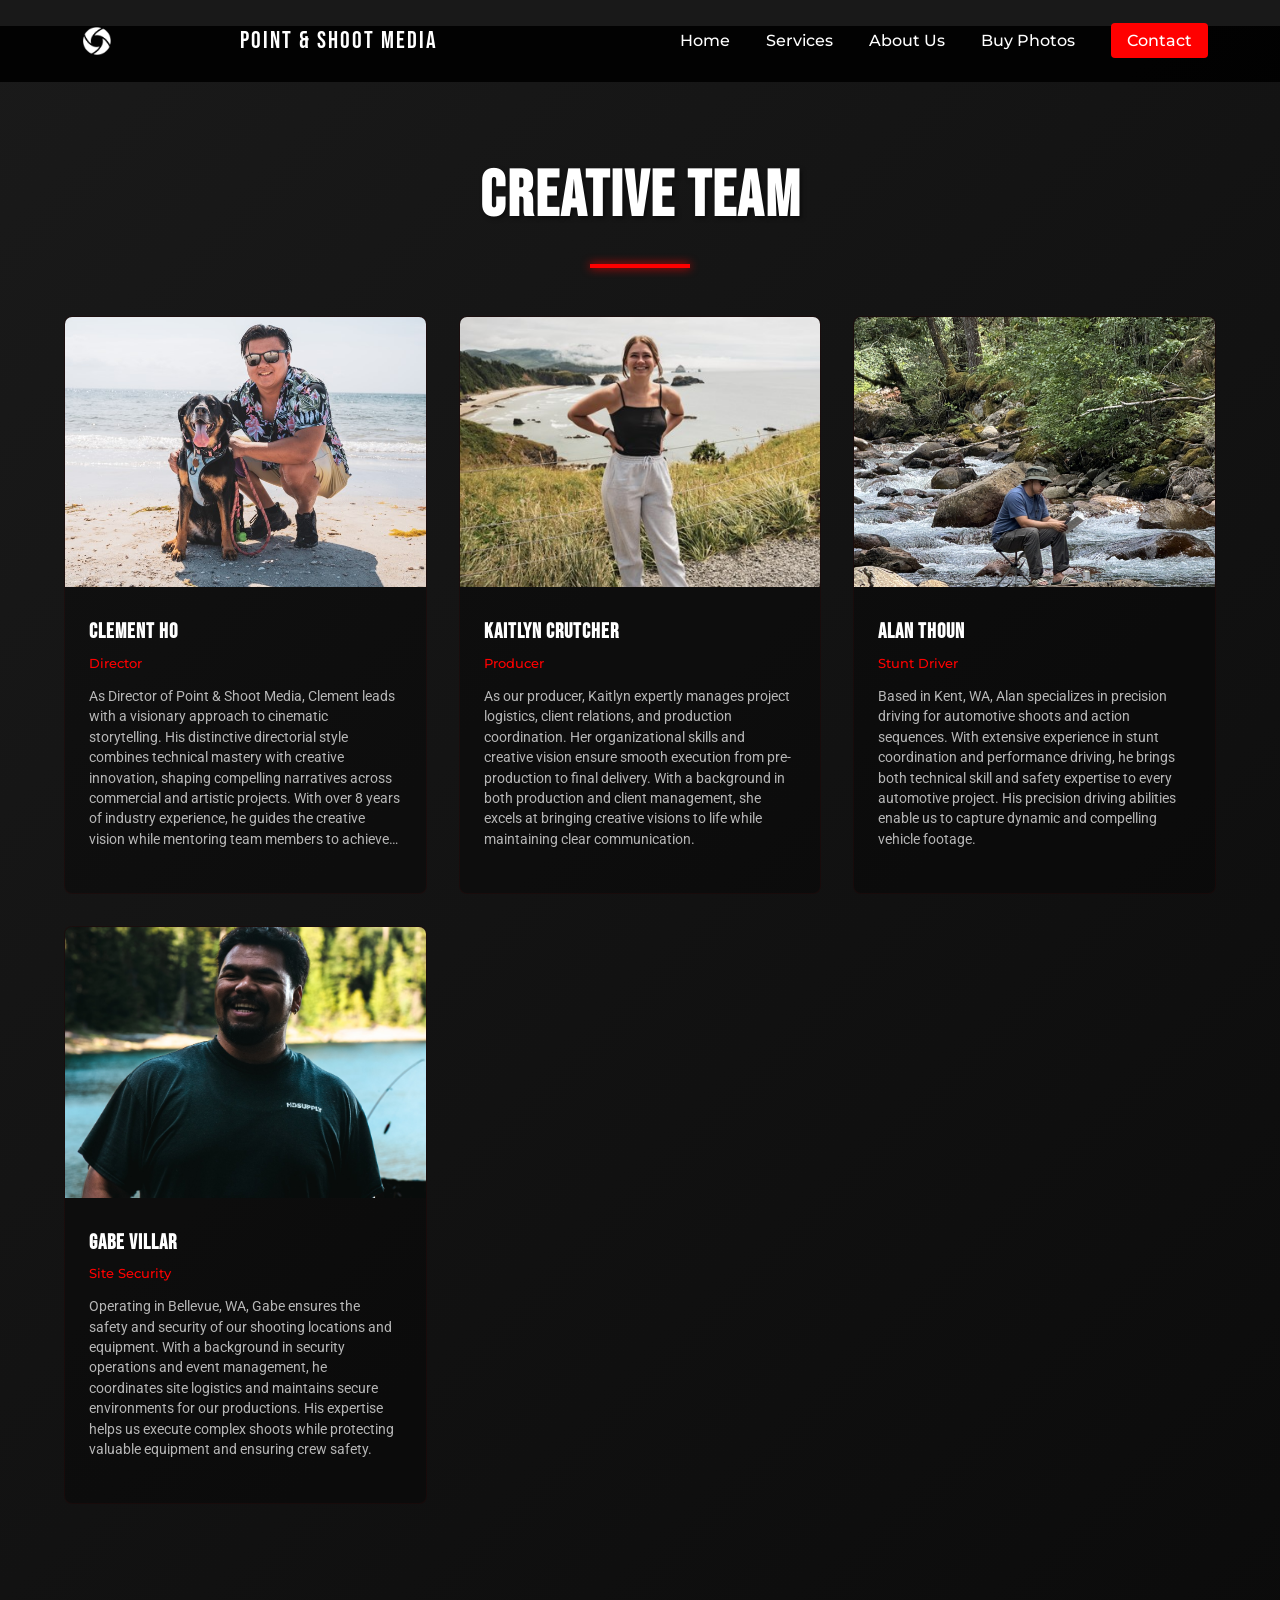
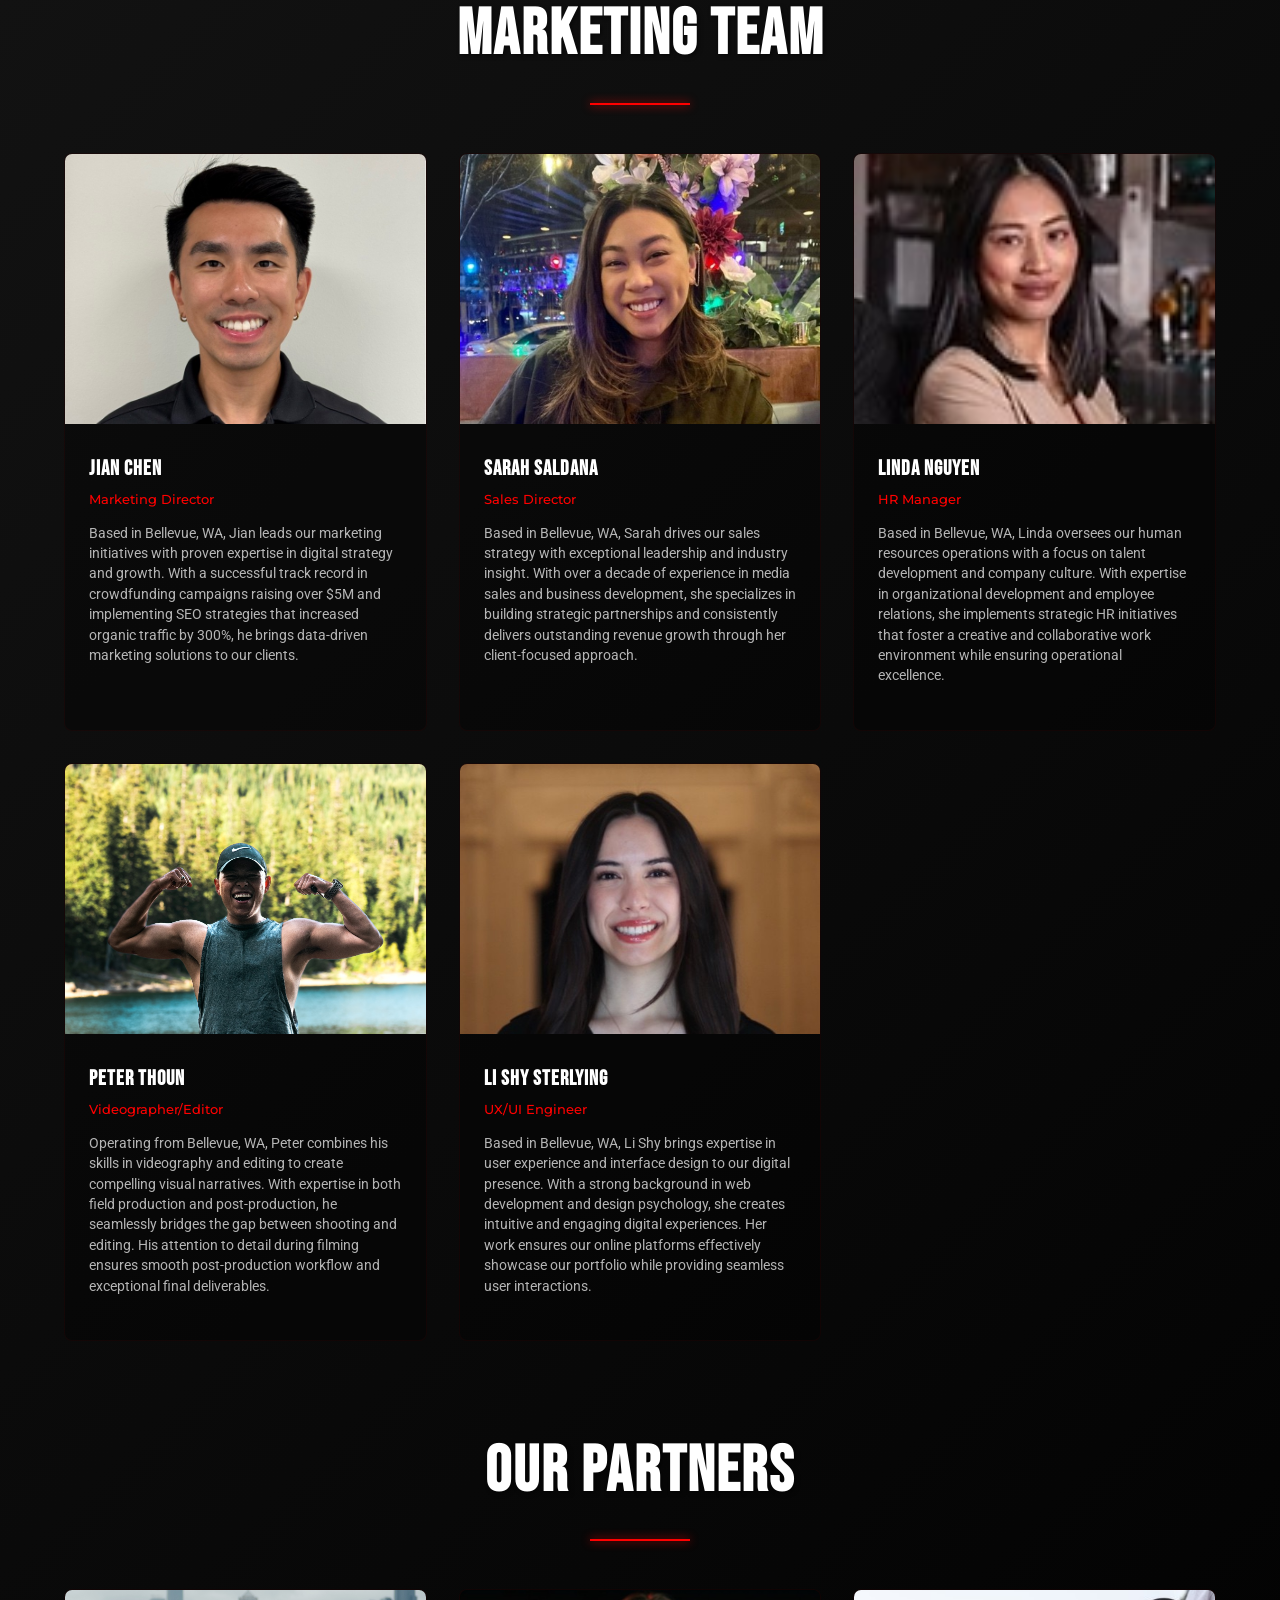
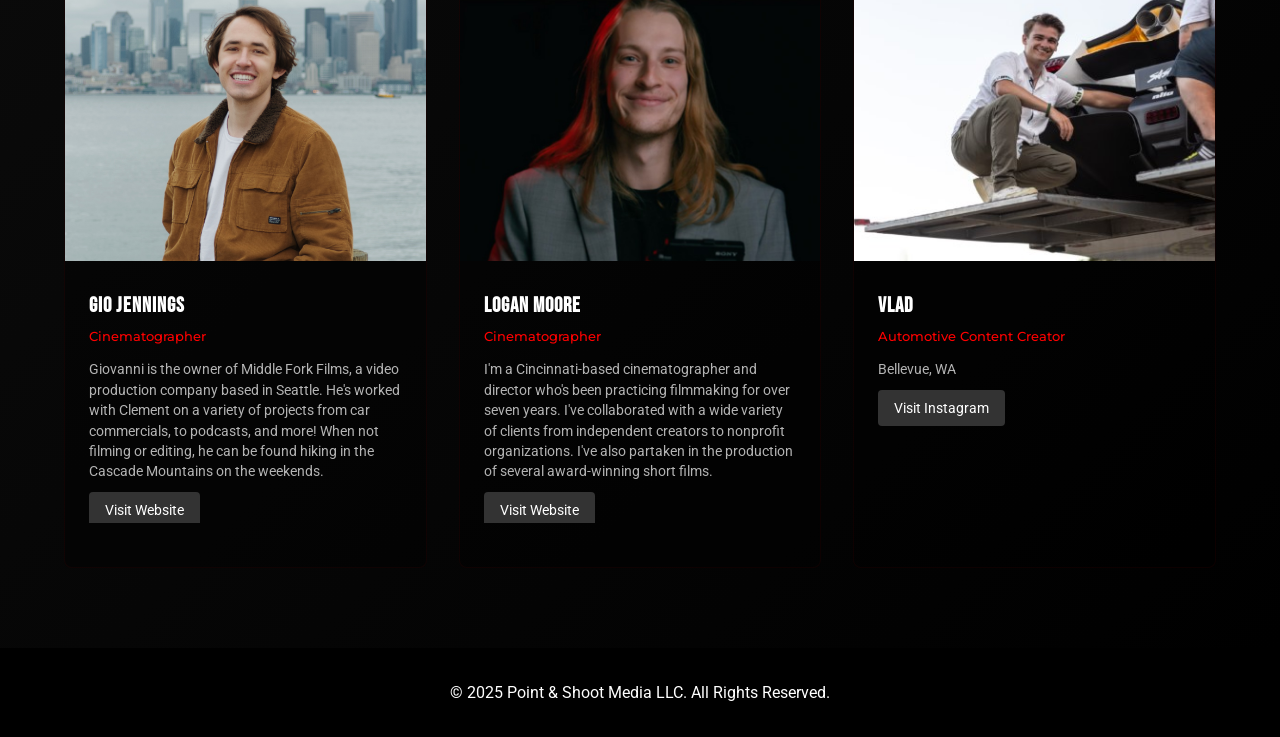
<file: team.html>
assets/Team/ml>
<html lang="en">
<head>
    <meta charset="UTF-8">
    <meta name="viewport" content="width=device-width, initial-scale=1.0">
    <title>Our Team - Point & Shoot Media LLC</title>
    <meta name="description" content="Meet the talented team behind Point & Shoot Media LLC. Our experienced professionals bring creativity and expertise to every project.">
    <link rel="stylesheet" href="styles.css">
    <link rel="stylesheet" href="https://cdnjs.cloudflare.com/ajax/libs/font-awesome/6.0.0/css/all.min.css">
    <link href="https://fonts.googleapis.com/css2?family=Bebas+Neue&family=Montserrat:wght@400;700&family=Roboto:wght@300;400;500&display=swap" rel="stylesheet">
</head>
<body>
    <!-- Navigation -->
    <nav class="navbar">
        <div class="nav-container">
            <a href="index.html" class="logo" style="display: flex; align-items: center;"><img src="assets/Branding/ICON ONLY.png" alt="Point & Shoot Media Logo" class="nav-logo" style="height: 50px; margin-right: 15px; filter: brightness(0) invert(1);"></a>
            <div class="logo-text">
                <span>POINT & SHOOT MEDIA</span>
            </div>
            <div class="nav-links" id="nav-links">
                <a href="index.html">Home</a>
                <a href="index.html#services">Services</a>
                <a href="index.html#about">About Us</a>
                <a href="https://www.clementho.com" target="_blank">Buy Photos</a>
                <a href="index.html#about" class="contact-btn">Contact</a>
            </div>
            <div class="mobile-menu-toggle" id="mobile-menu-toggle">
                <span></span>
                <span></span>
                <span></span>
            </div>
        </div>
    </nav>

    <!-- Team Section -->
    <section class="section team-section" style="padding-top: 120px;">
        <div class="team-container">
            <h2 class="section-title">Creative Team</h2>
            <div class="team-grid creative-team">
                <!-- Founder -->
                <div class="team-member">
                    <div class="member-image">
                        <img src="assets/Team/clement.jpg" alt="Clement Ho" loading="lazy">
                    </div>
                    <div class="member-info">
                        <h3>Clement Ho</h3>
                        <p class="member-role">Director</p>
                        <p class="member-bio">As Director of Point & Shoot Media, Clement leads with a visionary approach to cinematic storytelling. His distinctive directorial style combines technical mastery with creative innovation, shaping compelling narratives across commercial and artistic projects. With over 8 years of industry experience, he guides the creative vision while mentoring team members to achieve exceptional production standards.</p>
                    </div>
                </div>

                <!-- Kaitlyn -->
                <div class="team-member">
                    <div class="member-image">
                        <img src="assets/Team/kaitlyn.jpg" alt="Kaitlyn Crutcher" loading="lazy">
                    </div>
                    <div class="member-info">
                        <h3>Kaitlyn Crutcher</h3>
                        <p class="member-role">Producer</p>
                        <p class="member-bio">As our producer, Kaitlyn expertly manages project logistics, client relations, and production coordination. Her organizational skills and creative vision ensure smooth execution from pre-production to final delivery. With a background in both production and client management, she excels at bringing creative visions to life while maintaining clear communication.</p>
                    </div>
                </div>

                <!-- Alan Thoun -->
                <div class="team-member">
                    <div class="member-image">
                        <img src="assets/Team/alan.jpg" alt="Alan Thoun" loading="lazy">
                    </div>
                    <div class="member-info">
                        <h3>Alan Thoun</h3>
                        <p class="member-role">Stunt Driver</p>
                        <p class="member-bio">Based in Kent, WA, Alan specializes in precision driving for automotive shoots and action sequences. With extensive experience in stunt coordination and performance driving, he brings both technical skill and safety expertise to every automotive project. His precision driving abilities enable us to capture dynamic and compelling vehicle footage.</p>
                    </div>
                </div>

                <!-- Gabe Villar -->
                <div class="team-member">
                    <div class="member-image">
                        <img src="assets/Team/gabe.jpg" alt="Gabe Villar" loading="lazy">
                    </div>
                    <div class="member-info">
                        <h3>Gabe Villar</h3>
                        <p class="member-role">Site Security</p>
                        <p class="member-bio">Operating in Bellevue, WA, Gabe ensures the safety and security of our shooting locations and equipment. With a background in security operations and event management, he coordinates site logistics and maintains secure environments for our productions. His expertise helps us execute complex shoots while protecting valuable equipment and ensuring crew safety.</p>
                    </div>
                </div>
            </div>

            <h2 class="section-title marketing-title">Marketing Team</h2>
            <div class="team-grid marketing-team">
                <!-- Jian Chen -->
                <div class="team-member">
                    <div class="member-image">
                        <img src="assets/Team/jian.jpeg" alt="Jian Chen" loading="lazy">
                    </div>
                    <div class="member-info">
                        <h3>Jian Chen</h3>
                        <p class="member-role">Marketing Director</p>
                        <p class="member-bio">Based in Bellevue, WA, Jian leads our marketing initiatives with proven expertise in digital strategy and growth. With a successful track record in crowdfunding campaigns raising over $5M and implementing SEO strategies that increased organic traffic by 300%, he brings data-driven marketing solutions to our clients.</p>
                    </div>
                </div>

                <!-- Sarah Saldana -->
                <div class="team-member">
                    <div class="member-image">
                        <img src="assets/Team/sarah.jpeg" alt="Sarah Saldana" loading="lazy">
                    </div>
                    <div class="member-info">
                        <h3>Sarah Saldana</h3>
                        <p class="member-role">Sales Director</p>
                        <p class="member-bio">Based in Bellevue, WA, Sarah drives our sales strategy with exceptional leadership and industry insight. With over a decade of experience in media sales and business development, she specializes in building strategic partnerships and consistently delivers outstanding revenue growth through her client-focused approach.</p>
                    </div>
                </div>

                <!-- Linda Chen -->
                <div class="team-member">
                    <div class="member-image">
                        <img src="assets/Team/linda.jpg" alt="Linda Nguyen" loading="lazy">
                    </div>
                    <div class="member-info">
                        <h3>Linda Nguyen</h3>
                        <p class="member-role">HR Manager</p>
                        <p class="member-bio">Based in Bellevue, WA, Linda oversees our human resources operations with a focus on talent development and company culture. With expertise in organizational development and employee relations, she implements strategic HR initiatives that foster a creative and collaborative work environment while ensuring operational excellence.</p>
                    </div>
                </div>

                <!-- Peter Thoun -->
                <div class="team-member">
                    <div class="member-image">
                        <img src="assets/Team/peter.jpg" alt="Peter Thoun" loading="lazy">
                    </div>
                    <div class="member-info">
                        <h3>Peter Thoun</h3>
                        <p class="member-role">Videographer/Editor</p>
                        <p class="member-bio">Operating from Bellevue, WA, Peter combines his skills in videography and editing to create compelling visual narratives. With expertise in both field production and post-production, he seamlessly bridges the gap between shooting and editing. His attention to detail during filming ensures smooth post-production workflow and exceptional final deliverables.</p>
                    </div>
                </div>

                <!-- Li Shy Sterlying -->
                <div class="team-member">
                    <div class="member-image">
                        <img src="assets/Team/lishy.jpeg" alt="Li Shy Sterlying" loading="lazy">
                    </div>
                    <div class="member-info">
                        <h3>Li Shy Sterlying</h3>
                        <p class="member-role">UX/UI Engineer</p>
                        <p class="member-bio">Based in Bellevue, WA, Li Shy brings expertise in user experience and interface design to our digital presence. With a strong background in web development and design psychology, she creates intuitive and engaging digital experiences. Her work ensures our online platforms effectively showcase our portfolio while providing seamless user interactions.</p>
                    </div>
                </div>
            </div>

            <h2 class="section-title partners-title">Our Partners</h2>
            <div class="team-grid partners-grid">
                <!-- Partner 1 -->
                <div class="team-member">
                    <div class="member-image">
                        <img src="assets/Team/gio.JPG" alt="Gio Jennings" loading="lazy">
                    </div>
                    <div class="member-info">
                        <h3>Gio Jennings</h3>
                        <p class="member-role">Cinematographer</p>
                        <p class="member-bio">Giovanni is the owner of Middle Fork Films, a video production company based in Seattle. He's worked with Clement on a variety of projects from car commercials, to podcasts, and more! When not filming or editing, he can be found hiking in the Cascade Mountains on the weekends.<br><a href="https://www.middleforkfilms.com/" target="_blank" class="website-btn" style="display: inline-block; padding: 8px 16px; margin-top: 10px; background-color: #333; color: white; text-decoration: none; border-radius: 4px;">Visit Website</a></p>
                    </div>
                </div>

                <!-- Partner 2 -->
                <div class="team-member">
                    <div class="member-image">
                        <img src="assets/Team/logan.jpg" alt="Logan Moore" loading="lazy">
                    </div>
                    <div class="member-info">
                        <h3>Logan Moore</h3>
                        <p class="member-role">Cinematographer</p>
                        <p class="member-bio">I'm a Cincinnati-based cinematographer and director who's been practicing filmmaking for over seven years. I've collaborated with a wide variety of clients from independent creators to nonprofit organizations. I've also partaken in the production of several award-winning short films.<br><a href="https://logmoore702.my.canva.site/loganmoore" target="_blank" class="website-btn" style="display: inline-block; padding: 8px 16px; margin-top: 10px; background-color: #333; color: white; text-decoration: none; border-radius: 4px;">Visit Website</a></p>
                    </div>
                </div>

                <!-- Partner 3 -->
                <div class="team-member">
                    <div class="member-image">
                        <img src="assets/Team/vlad.jpg" alt="Vlad" loading="lazy">
                    </div>
                    <div class="member-info">
                        <h3>Vlad</h3>
                        <p class="member-role">Automotive Content Creator</p>
                        <p class="member-bio">Bellevue, WA<br><a href="https://www.instagram.com/vladasscars/" target="_blank" class="website-btn" style="display: inline-block; padding: 8px 16px; margin-top: 10px; background-color: #333; color: white; text-decoration: none; border-radius: 4px;">Visit Instagram</a></p>
                    </div>
                </div>
            </div>
        </div>
    </section>

    <!-- Footer -->
    <footer>
        <p>© 2025 Point & Shoot Media LLC. All Rights Reserved.</p>
    </footer>

    <button id="back-to-top" aria-label="Back to top">
        <i class="fas fa-arrow-up"></i>
    </button>

    <script src="script.js"></script>
    
    <!-- Mobile Bottom Navigation -->
    <nav class="mobile-bottom-nav">
        <div class="mobile-nav-item" data-target="home">
            <i class="fas fa-home"></i>
            <span>Home</span>
        </div>
        <div class="mobile-nav-item" data-target="services">
            <i class="fas fa-briefcase"></i>
            <span>Services</span>
        </div>
        <div class="mobile-nav-item" data-target="portfolio">
            <i class="fas fa-images"></i>
            <span>Work</span>
        </div>
        <div class="mobile-nav-item active" data-target="about">
            <i class="fas fa-user"></i>
            <span>About</span>
        </div>
        <div class="mobile-nav-item" data-target="contact">
            <i class="fas fa-phone"></i>
            <span>Contact</span>
        </div>
    </nav>
</body>
</html>
</file>
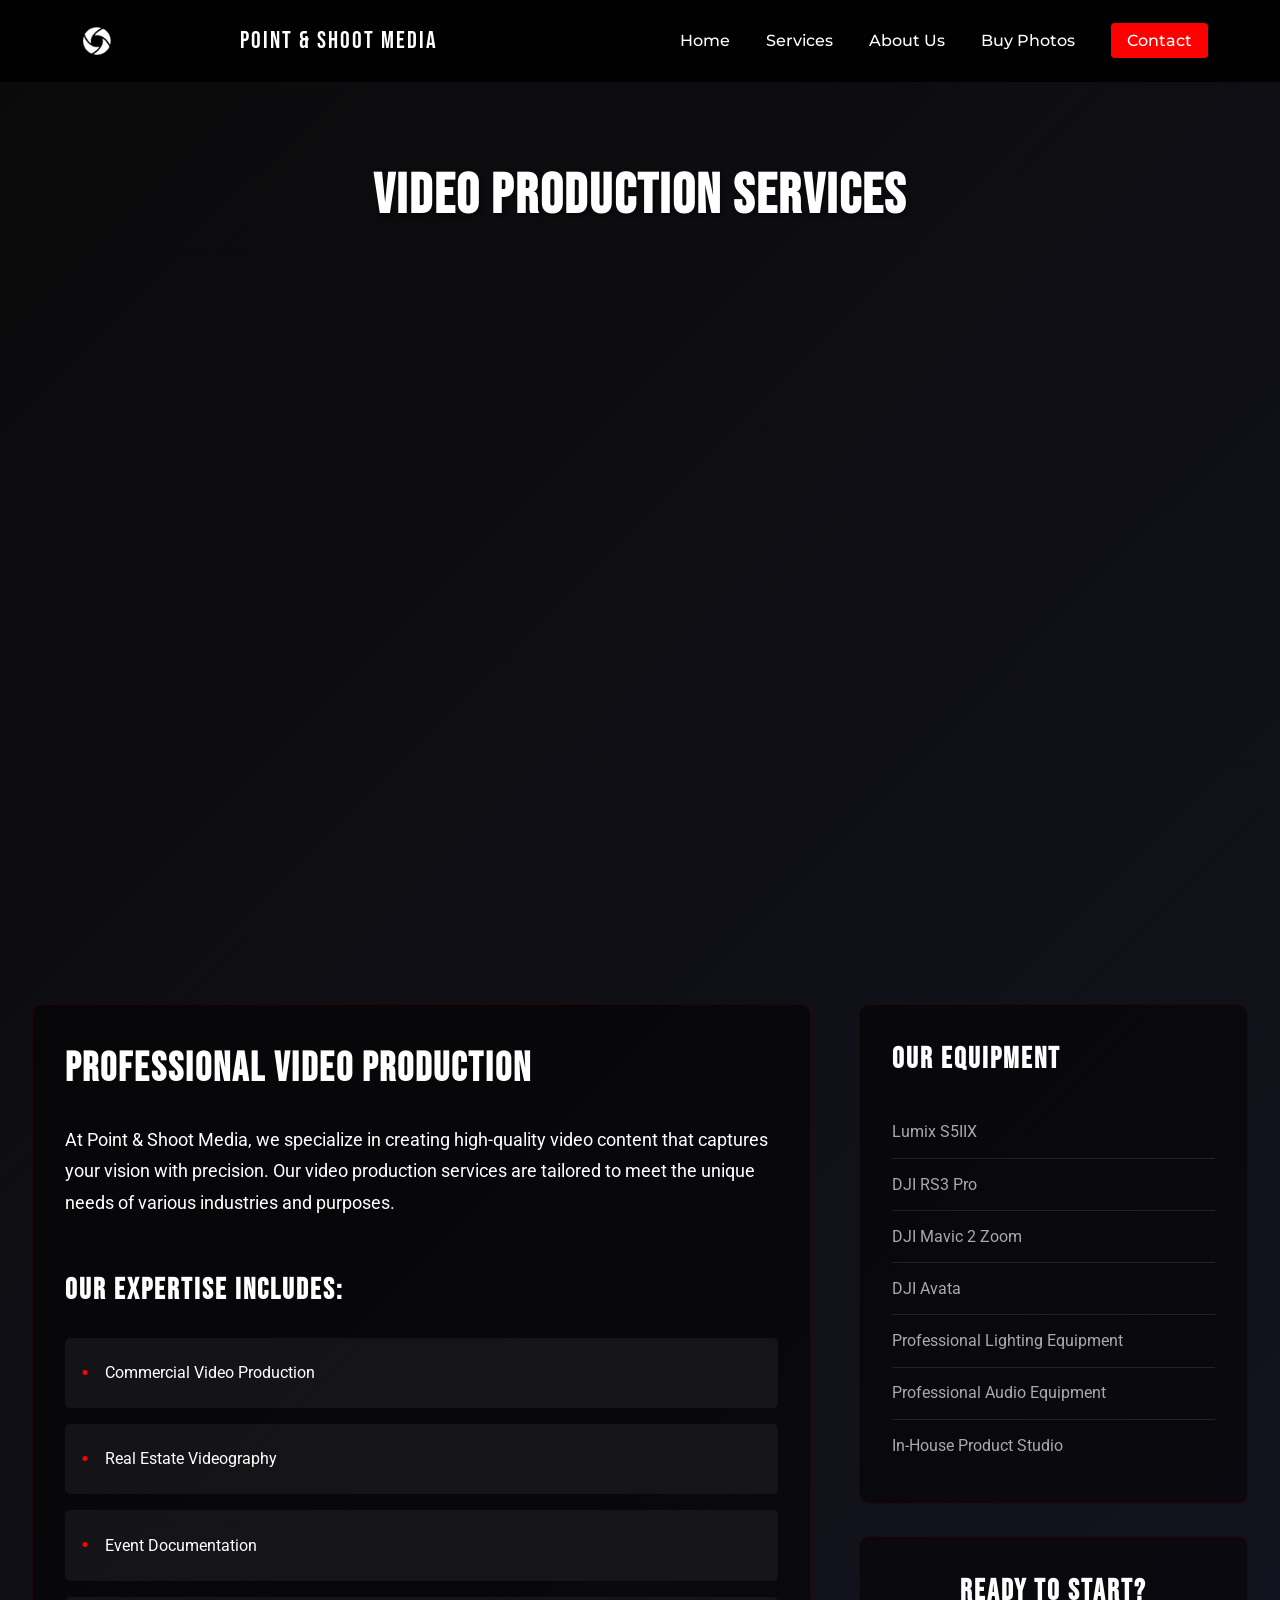
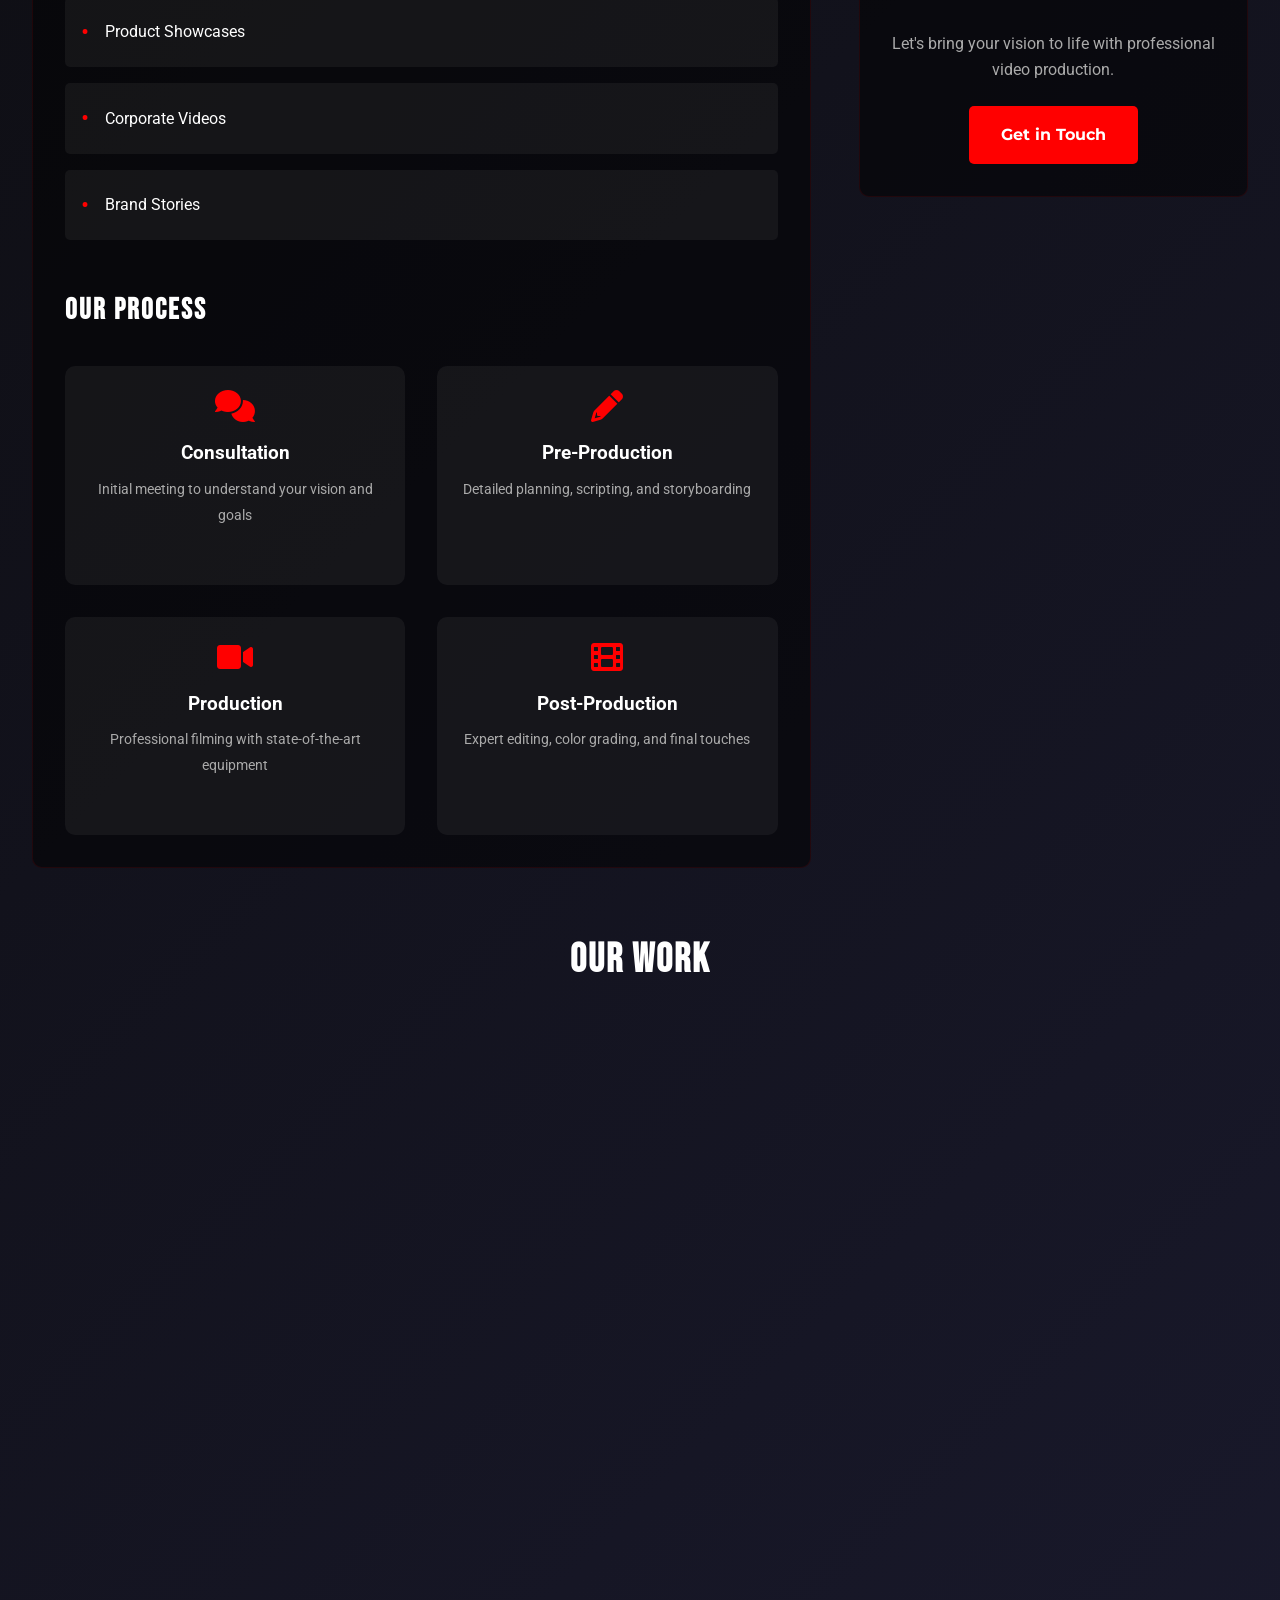
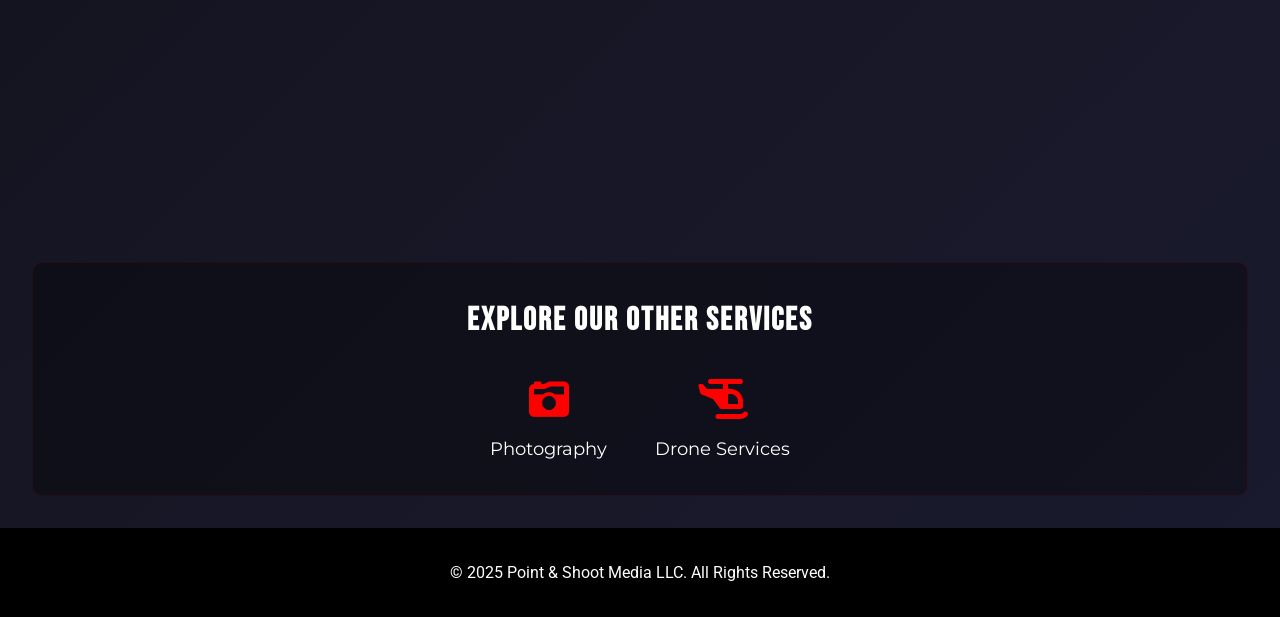
<file: video-production.html>
<!DOCTYPE html>
<html lang="en">
<head>
    <meta charset="UTF-8">
    <meta name="viewport" content="width=device-width, initial-scale=1.0">
    <title>Video Production Services - Point & Shoot Media LLC</title>
    <meta name="description" content="Professional video production services for commercial, real estate, events, and product showcases with precision.">
    <link rel="stylesheet" href="styles.css">
    <link rel="stylesheet" href="https://cdnjs.cloudflare.com/ajax/libs/font-awesome/6.0.0/css/all.min.css">
    <link href="https://fonts.googleapis.com/css2?family=Bebas+Neue&family=Montserrat:wght@400;700&family=Roboto:wght@300;400;500&display=swap" rel="stylesheet">
</head>
<body>
    <!-- Navigation -->
    <nav class="navbar">
        <div class="nav-container">
            <a href="index.html" class="logo" style="display: flex; align-items: center;"><img src="assets/Branding/ICON ONLY.png" alt="Point & Shoot Media Logo" class="nav-logo" style="height: 50px; margin-right: 15px; filter: brightness(0) invert(1);"></a>
            <div class="logo-text">
                <span>POINT & SHOOT MEDIA</span>
            </div>
            <div class="nav-links" id="nav-links">
                <a href="index.html#home">Home</a>
                <a href="index.html#services">Services</a>
                <a href="index.html#about">About Us</a>
                <a href="https://www.clementho.com" target="_blank">Buy Photos</a>
                <a href="index.html#about" class="contact-btn">Contact</a>
            </div>
            <div class="mobile-menu-toggle" id="mobile-menu-toggle">
                <span></span>
                <span></span>
                <span></span>
            </div>
        </div>
    </nav>

    <!-- Service Detail Section -->
    <section class="service-detail-section">
        <div class="service-detail-container">
            <h1>Video Production Services</h1>

            <div class="showcase-video-section">
                <div class="video-wrapper" style="position: relative; padding-bottom: 56.25%; height: 0; overflow: hidden; max-width: 100%; margin: 30px 0;">
                    <iframe 
                        style="position: absolute; top: 0; left: 0; width: 100%; height: 100%;" 
                        src="https://www.youtube.com/embed/4-A-rvIuUHc" 
                        title="Point & Shoot Media - Video Production Showcase" 
                        frameborder="0" 
                        allow="accelerometer; autoplay; clipboard-write; encrypted-media; gyroscope; picture-in-picture" 
                        allowfullscreen>
                    </iframe>
                </div>
            </div>
            
            <div class="service-overview">
                <div class="service-main-content">
                    <h2>Professional Video Production</h2>
                    <p>At Point & Shoot Media, we specialize in creating high-quality video content that captures your vision with precision. Our video production services are tailored to meet the unique needs of various industries and purposes.</p>
                    
                    <div class="service-features">
                        <h3>Our Expertise Includes:</h3>
                        <ul>
                            <li>Commercial Video Production</li>
                            <li>Real Estate Videography</li>
                            <li>Event Documentation</li>
                            <li>Product Showcases</li>
                            <li>Corporate Videos</li>
                            <li>Brand Stories</li>
                        </ul>
                    </div>


                    <div class="process-section">
                        <h3>Our Process</h3>
                        <div class="process-steps">
                            <div class="step">
                                <i class="fas fa-comments"></i>
                                <h4>Consultation</h4>
                                <p>Initial meeting to understand your vision and goals</p>
                            </div>
                            <div class="step">
                                <i class="fas fa-pencil-alt"></i>
                                <h4>Pre-Production</h4>
                                <p>Detailed planning, scripting, and storyboarding</p>
                            </div>
                            <div class="step">
                                <i class="fas fa-video"></i>
                                <h4>Production</h4>
                                <p>Professional filming with state-of-the-art equipment</p>
                            </div>
                            <div class="step">
                                <i class="fas fa-film"></i>
                                <h4>Post-Production</h4>
                                <p>Expert editing, color grading, and final touches</p>
                            </div>
                        </div>
                    </div>
                </div>
                
                <div class="service-sidebar">
                    <div class="equipment-section">
                        <h3>Our Equipment</h3>
                        <ul>
                            <li>Lumix S5IIX</li>
                            <li>DJI RS3 Pro</li>
                            <li>DJI Mavic 2 Zoom</li>
                            <li>DJI Avata</li>
                            <li>Professional Lighting Equipment</li>
                            <li>Professional Audio Equipment</li>
                            <li>In-House Product Studio</li>
                        </ul>
                    </div>

                    <div class="cta-box">
                        <h3>Ready to Start?</h3>
                        <p>Let's bring your vision to life with professional video production.</p>
                        <a href="index.html#about" class="cta-button">Get in Touch</a>
                    </div>
                </div>
            </div>

            <!-- Video Examples Grid -->
            <div class="video-examples" style="margin: 60px 0;">
                <h2 style="text-align: center; margin-bottom: 60px; font-size: 2.5em; font-family: 'Bebas Neue', sans-serif; letter-spacing: 2px;">OUR WORK</h2>
                <div class="video-grid" style="display: grid; grid-template-columns: repeat(3, 1fr); gap: 30px; max-width: 1200px; margin: 0 auto;">
                    <!-- Video 1 -->
                    <div class="video-item" style="text-align: center;">
                        <div style="aspect-ratio: 16/9; position: relative; margin-bottom: 15px;">
                            <iframe 
                                style="position: absolute; top: 0; left: 0; width: 100%; height: 100%; border: none;"
                                src="https://www.youtube.com/embed/RQbGV7NhxBI?rel=0&modestbranding=1"
                                title="REDACTED"
                                frameborder="0"
                                allow="accelerometer; autoplay; clipboard-write; encrypted-media; gyroscope; picture-in-picture"
                                allowfullscreen>
                            </iframe>
                        </div>
                    </div>
                    <!-- Video 2 -->
                    <div class="video-item" style="text-align: center;">
                        <div style="aspect-ratio: 16/9; position: relative; margin-bottom: 15px;">
                            <iframe 
                                style="position: absolute; top: 0; left: 0; width: 100%; height: 100%; border: none;"
                                src="https://www.youtube.com/embed/bRdHr1kd1_Y?rel=0&modestbranding=1"
                                title="Promotional Video"
                                frameborder="0"
                                allow="accelerometer; autoplay; clipboard-write; encrypted-media; gyroscope; picture-in-picture"
                                allowfullscreen>
                            </iframe>
                        </div>
                    </div>
                    <!-- Video 3 -->
                    <div class="video-item" style="text-align: center;">
                        <div style="aspect-ratio: 16/9; position: relative; margin-bottom: 15px;">
                            <iframe 
                                style="position: absolute; top: 0; left: 0; width: 100%; height: 100%; border: none;"
                                src="https://www.youtube.com/embed/96EA9VVWSk0?rel=0&modestbranding=1"
                                title="One Ride"
                                frameborder="0"
                                allow="accelerometer; autoplay; clipboard-write; encrypted-media; gyroscope; picture-in-picture"
                                allowfullscreen>
                            </iframe>
                        </div>
                    </div>
                    <!-- Video 4 -->
                    <div class="video-item" style="text-align: center;">
                        <div style="aspect-ratio: 16/9; position: relative; margin-bottom: 15px;">
                            <iframe 
                                style="position: absolute; top: 0; left: 0; width: 100%; height: 100%; border: none;"
                                src="https://www.youtube.com/embed/YZqgtrkMFF0?rel=0&modestbranding=1"
                                title="Visitor"
                                frameborder="0"
                                allow="accelerometer; autoplay; clipboard-write; encrypted-media; gyroscope; picture-in-picture"
                                allowfullscreen>
                            </iframe>
                        </div>
                    </div>
                    <!-- Video 5 -->
                    <div class="video-item" style="text-align: center;">
                        <div style="aspect-ratio: 16/9; position: relative; margin-bottom: 15px;">
                            <iframe 
                                style="position: absolute; top: 0; left: 0; width: 100%; height: 100%; border: none;"
                                src="https://www.youtube.com/embed/jpmrES95lM4?rel=0&modestbranding=1"
                                title="Commercial"
                                frameborder="0"
                                allow="accelerometer; autoplay; clipboard-write; encrypted-media; gyroscope; picture-in-picture"
                                allowfullscreen>
                            </iframe>
                        </div>
                    </div>
                    <!-- Video 6 -->
                    <div class="video-item" style="text-align: center;">
                        <div style="aspect-ratio: 16/9; position: relative; margin-bottom: 15px;">
                            <iframe 
                                style="position: absolute; top: 0; left: 0; width: 100%; height: 100%; border: none;"
                                src="https://www.youtube.com/embed/SHssPH4AHEw?rel=0&modestbranding=1"
                                title="Event Coverage"
                                frameborder="0"
                                allow="accelerometer; autoplay; clipboard-write; encrypted-media; gyroscope; picture-in-picture"
                                allowfullscreen>
                            </iframe>
                        </div>
                    </div>
                    <!-- Video 7 -->
                    <div class="video-item" style="text-align: center;">
                        <div style="aspect-ratio: 16/9; position: relative; margin-bottom: 15px;">
                            <iframe 
                                style="position: absolute; top: 0; left: 0; width: 100%; height: 100%; border: none;"
                                src="https://www.youtube.com/embed/TXzSUqoOayI?rel=0&modestbranding=1"
                                title="Behind the Scenes"
                                frameborder="0"
                                allow="accelerometer; autoplay; clipboard-write; encrypted-media; gyroscope; picture-in-picture"
                                allowfullscreen>
                            </iframe>
                        </div>
                    </div>
                    <!-- Video 8 -->
                    <div class="video-item" style="text-align: center;">
                        <div style="aspect-ratio: 16/9; position: relative; margin-bottom: 15px;">
                            <iframe 
                                style="position: absolute; top: 0; left: 0; width: 100%; height: 100%; border: none;"
                                src="https://www.youtube.com/embed/Lm0ztWIkhyc?rel=0&modestbranding=1"
                                title="Product Showcase"
                                frameborder="0"
                                allow="accelerometer; autoplay; clipboard-write; encrypted-media; gyroscope; picture-in-picture"
                                allowfullscreen>
                            </iframe>
                        </div>
                    </div>
                    <!-- Video 9 -->
                    <div class="video-item" style="text-align: center;">
                        <div style="aspect-ratio: 16/9; position: relative; margin-bottom: 15px;">
                            <iframe 
                                style="position: absolute; top: 0; left: 0; width: 100%; height: 100%; border: none;"
                                src="https://www.youtube.com/embed/pOwgcCc3vLk?rel=0&modestbranding=1"
                                title="Real Estate"
                                frameborder="0"
                                allow="accelerometer; autoplay; clipboard-write; encrypted-media; gyroscope; picture-in-picture"
                                allowfullscreen>
                            </iframe>
                        </div>
                    </div>
                </div>
            </div>

            <!-- Other Services Section -->
            <div class="other-services">
                <h3>Explore Our Other Services</h3>
                <div class="other-services-grid">
                    <a href="photography.html" class="other-service-item">
                        <i class="fas fa-camera-retro"></i>
                        <span>Photography</span>
                    </a>
                    <a href="drone-services.html" class="other-service-item">
                        <i class="fas fa-helicopter"></i>
                        <span>Drone Services</span>
                    </a>
                </div>
            </div>
        </div>
    </section>

    <!-- Footer -->
    <footer>
        <p>© 2025 Point & Shoot Media LLC. All Rights Reserved.</p>
    </footer>

    <button id="back-to-top" aria-label="Back to top">
        <i class="fas fa-arrow-up"></i>
    </button>

    <script src="script.js"></script>
    
    <!-- Mobile Bottom Navigation -->
    <nav class="mobile-bottom-nav">
        <div class="mobile-nav-item" data-target="home">
            <i class="fas fa-home"></i>
            <span>Home</span>
        </div>
        <div class="mobile-nav-item active" data-target="services">
            <i class="fas fa-briefcase"></i>
            <span>Services</span>
        </div>
        <div class="mobile-nav-item" data-target="portfolio">
            <i class="fas fa-images"></i>
            <span>Work</span>
        </div>
        <div class="mobile-nav-item" data-target="about">
            <i class="fas fa-user"></i>
            <span>About</span>
        </div>
        <div class="mobile-nav-item" data-target="contact">
            <i class="fas fa-phone"></i>
            <span>Contact</span>
        </div>
    </nav>
</body>
</html>
</file>
<file: styles.css>
/* Global Styles */
* {
    margin: 0;
    padding: 0;
    box-sizing: border-box;
}

html {
    scroll-behavior: smooth;
    scroll-padding-top: 80px; /* Adjust for navbar height */
}

:root {
    --primary-color: #ff0000;
    --secondary-color: #000000;
    --text-color: #ffffff;
    --background-dark: #1a1a1a;
    --background-light: #f5f5f5;
}

body {
    font-family: 'Roboto', sans-serif;
    line-height: 1.6;
    color: var(--text-color);
    overflow-x: hidden;
}

h1, h2, h3 {
    font-family: 'Bebas Neue', sans-serif;
    letter-spacing: 2px;
}

h2 {
    font-size: 3rem;
    margin-bottom: 2rem;
    text-align: center;
}

.section {
    padding: 5rem 2rem;
    min-height: 100vh;
    display: flex;
    flex-direction: column;
    justify-content: center;
}

/* Navigation */
.navbar {
    position: fixed;
    top: 0;
    left: 0;
    width: 100%;
    background-color: rgba(0, 0, 0, 0.9);
    z-index: 1000;
    padding: 1rem 0;
    transition: background-color 0.3s ease;
}

.nav-container {
    max-width: 1200px;
    margin: 0 auto;
    display: flex;
    justify-content: space-between;
    align-items: center;
    padding: 0 2rem;
}

.logo {
    text-decoration: none;
    display: flex;
    align-items: center;
}

.nav-logo {
    height: 50px;
    filter: brightness(0) invert(1);
    margin-right: 0;  /* Remove right margin */
}

.logo-text {
    display: flex;
    align-items: center;
    margin-right: 2rem;
    margin-left: -5px;  /* Minimal space between logo and text */
}

.logo-text span {
    font-family: 'Bebas Neue', sans-serif;
    font-size: 1.5rem;
    color: var(--text-color);
    letter-spacing: 2px;
    white-space: nowrap;
    position: relative;
    left: -35px;  /* Pull text much closer to logo */
}

.contact-btn {
    background-color: var(--primary-color);
    color: var(--text-color);
    padding: 8px 16px;
    border-radius: 4px;
    transition: all 0.3s ease;
}

.contact-btn:hover {
    background-color: #cc0000;
    transform: translateY(-2px);
}

.nav-links a {
    color: var(--text-color);
    text-decoration: none;
    margin-left: 2rem;
    font-family: 'Montserrat', sans-serif;
    font-weight: 500;
    transition: color 0.3s ease;
}

.nav-links a:hover {
    color: var(--primary-color);
}

.nav-links a[href="#contact"] {
    background-color: var(--primary-color);
    padding: 0.5rem 1rem;
    border-radius: 5px;
    transition: all 0.3s ease;
}

.nav-links a[href="#contact"]:hover {
    background-color: #cc0000;
    transform: translateY(-2px);
    color: var(--text-color);
}

/* Home Section */
.home-section {
    padding: 0;
    position: relative;
    width: 100vw;
    margin-left: calc(-50vw + 50%);
    margin-right: calc(-50vw + 50%);
    overflow: hidden;
}

/* Fix hero video white line on mobile */
.video-container {
    position: relative;
    width: 100vw;
    height: 100vh;
    overflow: hidden;
    margin-left: calc(-50vw + 50%);
    margin-right: calc(-50vw + 50%);
    max-width: 100vw;
}

.youtube-background {
    position: absolute;
    top: 0;
    left: 0;
    width: 100%;
    height: 100%;
    pointer-events: none;
    overflow: hidden;
    z-index: 1;
}

.youtube-background iframe {
    position: absolute;
    top: 50%;
    left: 50%;
    width: 100vw;
    height: 56.25vw; /* 16:9 aspect ratio */
    min-height: 100vh;
    min-width: 177.77vh; /* 16:9 aspect ratio */
    transform: translate(-50%, -50%);
    pointer-events: none;
}

.overlay {
    position: absolute;
    top: 0;
    left: 0;
    width: 100%;
    height: 100%;
    background: linear-gradient(to bottom, rgba(0,0,0,0.3), rgba(0,0,0,0.7));
    z-index: 2;
}

.hero-content {
    position: absolute;
    top: 50%;
    left: 50%;
    transform: translate(-50%, -50%);
    text-align: center;
    z-index: 3;
    width: 80%;
    max-width: 800px;
}

.hero-content h1 {
    font-size: 4rem;
    margin-bottom: 1rem;
    text-shadow: 2px 2px 4px rgba(0, 0, 0, 0.5);
}

.subheading {
    font-size: 1.5rem;
    margin-bottom: 2rem;
    font-family: 'Montserrat', sans-serif;
}

.cta-button {
    display: inline-block;
    padding: 1rem 2rem;
    background-color: var(--primary-color);
    color: var(--text-color);
    text-decoration: none;
    border-radius: 5px;
    font-family: 'Montserrat', sans-serif;
    font-weight: bold;
    transition: transform 0.3s ease, background-color 0.3s ease;
}

.cta-button:hover {
    transform: translateY(-3px);
    background-color: #cc0000;
}

/* Services Section */
.services-section {
    background: linear-gradient(135deg, #0a0a0a, #1a1a2e);
    position: relative;
    overflow: hidden;
}

.services-section::before {
    content: '';
    position: absolute;
    top: 0;
    left: 0;
    right: 0;
    bottom: 0;
    background-image: 
        url('data:image/svg+xml;utf8,<svg xmlns="http://www.w3.org/2000/svg" width="100" height="100" viewBox="0 0 100 100"><circle cx="50" cy="50" r="1" fill="rgba(255,0,0,0.1)"/></svg>'),
        url('data:image/svg+xml;utf8,<svg xmlns="http://www.w3.org/2000/svg" width="100" height="100" viewBox="0 0 100 100"><rect x="0" y="0" width="100" height="100" fill="none" stroke="rgba(255,255,255,0.05)" stroke-width="1"/></svg>');
    background-size: 20px 20px, 100px 100px;
    opacity: 0.1;
    pointer-events: none;
}

.services-container {
    max-width: 1400px;
    margin: 0 auto;
    padding: 4rem 2rem;
    position: relative;
}

.section-title {
    font-family: 'Bebas Neue', sans-serif;
    font-size: 4rem;
    color: var(--text-color);
    text-align: center;
    margin-bottom: 3rem;
    position: relative;
    text-shadow: 2px 2px 4px rgba(0, 0, 0, 0.5);
}

.section-title::after {
    content: '';
    display: block;
    width: 100px;
    height: 4px;
    background-color: var(--primary-color);
    margin: 1rem auto;
    box-shadow: 0 0 10px var(--primary-color);
}

.services-grid {
    display: flex;
    gap: 2rem;
    margin-top: 2rem;
    justify-content: center;
    flex-wrap: nowrap;
}

.service-card {
    width: 350px;
    height: 400px;
    background: rgba(0, 0, 0, 0.8);
    border: 1px solid rgba(255, 0, 0, 0.2);
    border-radius: 10px;
    padding: 1.5rem;
    text-align: center;
    transition: all 0.3s ease;
    position: relative;
    overflow: hidden;
    backdrop-filter: blur(5px);
    display: flex;
    flex-direction: column;
    justify-content: space-between;
}

.service-card::before {
    content: '';
    position: absolute;
    top: 0;
    left: 0;
    right: 0;
    bottom: 0;
    background: linear-gradient(45deg, transparent, rgba(255, 0, 0, 0.1), transparent);
    transform: translateX(-100%);
    transition: transform 0.6s ease;
}

.service-card:hover::before {
    transform: translateX(100%);
}

.service-card:hover {
    transform: scale(1.05);
    border-color: var(--primary-color);
    box-shadow: 0 0 20px rgba(255, 0, 0, 0.3);
}

.service-icon {
    width: 80px;
    height: 80px;
    margin: 0 auto 1.5rem;
    position: relative;
    display: flex;
    align-items: center;
    justify-content: center;
}

.service-icon i {
    font-size: 2.5rem;
    color: var(--primary-color);
    position: relative;
    z-index: 2;
}

.icon-overlay {
    position: absolute;
    width: 100%;
    height: 100%;
    background-size: contain;
    background-repeat: no-repeat;
    background-position: center;
    opacity: 0.3;
    transition: all 0.3s ease;
}

.crosshair::before {
    content: '+';
    position: absolute;
    top: 50%;
    left: 50%;
    transform: translate(-50%, -50%);
    font-size: 2rem;
    color: var(--primary-color);
    opacity: 0.5;
}

.film-reel::before {
    content: '🎞️';
    position: absolute;
    top: 50%;
    left: 50%;
    transform: translate(-50%, -50%);
    font-size: 1.5rem;
    opacity: 0.5;
}

.scissors::before {
    content: '✂️';
    position: absolute;
    top: 50%;
    left: 50%;
    transform: translate(-50%, -50%);
    font-size: 1.5rem;
    opacity: 0.5;
}

.play-button::before {
    content: '▶';
    position: absolute;
    top: 50%;
    left: 50%;
    transform: translate(-50%, -50%);
    font-size: 1.5rem;
    color: var(--primary-color);
    opacity: 0.5;
}

.service-card:hover .service-icon {
    transform: rotate(10deg);
    box-shadow: 0 0 15px rgba(255, 0, 0, 0.5);
}

.service-card:hover .service-icon i {
    text-shadow: 0 0 15px rgba(255, 0, 0, 0.7);
}

.service-card:hover .icon-overlay {
    opacity: 0.5;
    transform: rotate(-10deg);
}

.service-card h3 {
    font-size: 1.8rem;
    margin-bottom: 1rem;
    color: var(--text-light);
}

.service-card h3::after {
    content: '';
    position: absolute;
    bottom: -5px;
    left: 50%;
    transform: translateX(-50%);
    width: 40px;
    height: 2px;
    background-color: var(--primary-color);
    transition: width 0.3s ease;
}

.service-card:hover h3::after {
    width: 80px;
}

.service-card p {
    font-size: 1rem;
    line-height: 1.6;
    margin-bottom: 1.5rem;
    color: var(--text-light);
    flex-grow: 1;
}

.learn-more-btn {
    display: block;
    width: 100%;
    padding: 1rem;
    background-color: var(--primary-color);
    color: var(--text-color);
    text-decoration: none;
    border-radius: 5px;
    font-family: 'Montserrat', sans-serif;
    font-weight: 600;
    transition: all 0.3s ease;
    position: relative;
    overflow: hidden;
    box-shadow: 0 4px 6px rgba(0, 0, 0, 0.2);
    margin-top: auto;
    text-align: center;
}

.learn-more-btn:hover {
    background-color: var(--text-color);
    color: var(--primary-color);
    transform: translateY(-2px);
    box-shadow: 0 6px 8px rgba(0, 0, 0, 0.3);
}

/* Clients Section */
.clients-section {
    background-color: var(--background-dark);
}

.portfolio-container {
    position: relative;
    max-width: 100%;
    margin: 0 auto;
    padding: 0 60px;
}

.portfolio-nav {
    position: absolute;
    top: 50%;
    transform: translateY(-50%);
    width: 50px;
    height: 50px;
    background-color: rgba(255, 255, 255, 0.1);
    border: 2px solid white;
    border-radius: 50%;
    display: flex;
    align-items: center;
    justify-content: center;
    cursor: pointer;
    transition: all 0.3s ease;
    z-index: 10;
    color: white;
    font-size: 1.5rem;
}

.portfolio-nav:hover {
    background-color: rgba(255, 255, 255, 0.2);
    transform: translateY(-50%) scale(1.1);
}

.portfolio-nav.prev {
    left: 0;
}

.portfolio-nav.next {
    right: 0;
}

.portfolio-grid {
    display: flex;
    gap: 2rem;
    max-width: 100%;
    overflow-x: auto;
    scroll-behavior: smooth;
    scrollbar-width: none;
    -ms-overflow-style: none;
    padding: 2rem 0;
}

.portfolio-grid::-webkit-scrollbar {
    display: none;
}

.portfolio-item {
    flex: 0 0 400px;
    position: relative;
    overflow: hidden;
    border-radius: 10px;
}

.thumbnail {
    position: relative;
    padding-top: 56.25%; /* 16:9 Aspect Ratio */
    overflow: hidden;
}

.thumbnail img {
    position: absolute;
    top: 0;
    left: 0;
    width: 100%;
    height: 100%;
    object-fit: cover;
    transition: transform 0.3s ease;
}

.play-button {
    display: none !important;
}

.portfolio-item:hover .play-button {
    display: none !important;
}

.firearms-video .play-button {
    display: none !important;
}

.portfolio-item:hover img {
    transform: scale(1.1);
}

.project-info {
    padding: 1rem;
    background-color: rgba(0, 0, 0, 0.8);
}

.video-title {
    font-family: 'Bebas Neue', sans-serif;
    font-size: 1.2rem;
    color: var(--text-color);
    margin-bottom: 0.5rem;
}

.project-type {
    color: var(--primary-color);
    font-size: 0.9rem;
    font-family: 'Montserrat', sans-serif;
    text-transform: uppercase;
    letter-spacing: 1px;
}

/* About Section */
.about-section {
    background: linear-gradient(135deg, #1a1a1a, #000000);
}

.about-container {
    max-width: 1200px;
    margin: 0 auto;
    display: grid;
    grid-template-columns: 1fr 1fr;
    gap: 4rem;
    align-items: center;
}

.about-content {
    padding-right: 2rem;
}

.contact-info {
    margin: 30px 0;
}

.contact-item {
    margin-bottom: 15px;
    display: flex;
    align-items: center;
    color: var(--text-color);
}

.contact-item i {
    color: var(--primary-color);
    margin-right: 10px;
}

.contact-item span {
    color: var(--text-color);
}

.social-buttons {
    display: flex;
    gap: 15px;
    margin-top: 25px;
}

.social-btn {
    display: inline-flex;
    align-items: center;
    padding: 8px 16px;
    color: white;
    text-decoration: none;
    border-radius: 4px;
    font-family: 'Montserrat', sans-serif;
    font-weight: 500;
    transition: all 0.3s ease;
    font-size: 0.9rem;
}

.social-btn i {
    margin-right: 8px;
    font-size: 1rem;
}

.social-btn span {
    font-size: 0.8rem;
    text-transform: uppercase;
    letter-spacing: 0.5px;
}

.social-btn.instagram {
    background: var(--primary-color);
}

.social-btn.youtube {
    background-color: #FF0000;
}

.social-btn:hover {
    transform: translateY(-2px);
    box-shadow: 0 4px 15px rgba(0, 0, 0, 0.3);
}

.about-image {
    border-radius: 10px;
    overflow: hidden;
    box-shadow: 0 4px 20px rgba(0, 0, 0, 0.3);
}

.about-image img {
    width: 100%;
    height: auto;
    display: block;
}

/* Meet Team Button */
.meet-team-btn {
    display: inline-block;
    padding: 1rem 2rem;
    background-color: #ff0000;
    color: white;
    text-decoration: none;
    border-radius: 5px;
    font-family: 'Montserrat', sans-serif;
    font-weight: 600;
    text-transform: uppercase;
    letter-spacing: 1px;
    transition: all 0.3s ease;
    margin-top: 1.5rem;
    border: none;
    cursor: pointer;
}

.meet-team-btn:hover {
    background-color: #cc0000;
    transform: translateY(-2px);
    box-shadow: 0 4px 8px rgba(0, 0, 0, 0.2);
}

/* Contact Section */
.contact-section {
    background-color: var(--background-dark);
}

.contact-container {
    max-width: 1200px;
    margin: 0 auto;
    display: grid;
    grid-template-columns: 1fr 1fr;
    gap: 4rem;
}

.contact-form {
    display: flex;
    flex-direction: column;
    gap: 1rem;
}

.contact-form input,
.contact-form textarea {
    padding: 1rem;
    border: none;
    border-radius: 5px;
    background-color: rgba(255, 255, 255, 0.1);
    color: var(--text-color);
}

.contact-form textarea {
    min-height: 150px;
    resize: vertical;
}

.submit-button {
    padding: 1rem 2rem;
    background-color: var(--primary-color);
    color: var(--text-color);
    border: none;
    border-radius: 5px;
    cursor: pointer;
    font-family: 'Montserrat', sans-serif;
    font-weight: bold;
    transition: background-color 0.3s ease;
}

.submit-button:hover {
    background-color: #cc0000;
}

.contact-info {
    display: flex;
    flex-direction: column;
    gap: 2rem;
}

.info-item {
    display: flex;
    align-items: center;
    gap: 1rem;
}

.info-item i {
    font-size: 1.5rem;
    color: var(--primary-color);
}

.social-links {
    display: flex;
    gap: 1rem;
}

.social-links a {
    color: var(--text-color);
    font-size: 1.5rem;
    transition: color 0.3s ease;
}

.social-links a:hover {
    color: var(--primary-color);
}

/* Footer */
footer {
    background-color: #000000;
    padding: 2rem;
    text-align: center;
}

/* Responsive Design */
@media (max-width: 768px) {
    .nav-container {
        flex-direction: column;
        gap: 1rem;
    }

    .nav-links {
        display: flex;
        flex-wrap: wrap;
        justify-content: center;
        gap: 1rem;
    }

    .nav-links a {
        margin: 0;
    }

    .hero-content h1 {
        font-size: 3rem;
    }

    .about-container,
    .contact-container {
        grid-template-columns: 1fr;
    }

    .about-content {
        padding-right: 0;
    }

    .portfolio-item {
        flex: 0 0 300px;
    }

    .play-button {
        width: 60px;
        height: 60px;
    }

    .play-button i {
        font-size: 1.5rem;
    }

    .portfolio-container {
        padding: 0 40px;
    }

    .portfolio-nav {
        width: 40px;
        height: 40px;
        font-size: 1.2rem;
    }

    .services-grid {
        flex-wrap: wrap;
    }
    
    .service-card {
        width: 280px;
        height: 320px;
    }

    /* Fix hero video white line on mobile */
    .video-container {
        margin-left: 0;
        margin-right: 0;
        width: 100%;
        max-width: 100%;
        overflow: hidden;
    }

    .home-section {
        width: 100%;
        margin-left: 0;
        margin-right: 0;
    }
    
    .youtube-background iframe {
        width: 100%;
        height: 100%;
        min-width: 100%;
        min-height: 100%;
    }
    
    /* Fix client logos white gradient background */
    .client-section-wrapper {
        background: rgba(0,0,0,0.95);
    }
    
    /* Fix service detail section headers being cut off */
    .service-detail-section {
        padding-top: 100px;
    }
    
    .photo-grid-section {
        padding-top: 100px;
    }
    
    .drone-services-section {
        padding-top: 100px;
    }
    
    .service-detail-section h1 {
        font-size: 2.5rem;
        margin-bottom: 2rem;
    }
    
    .photo-grid {
        grid-template-columns: 1fr;
        padding: 0 1rem;
    }
    
    .service-detail-container {
        padding: 1rem;
    }
    
    .service-main-content {
        padding: 1.5rem;
    }
    
    .service-main-content h2 {
        font-size: 2rem;
        margin-bottom: 1rem;
    }

    /* Fix team section title cutoff */
    .team-section {
        padding-top: 100px;
    }

    /* Hide "Our Work" section on mobile in video production page */
    .video-examples {
        display: none;
    }
}

/* Animations */
@keyframes fadeIn {
    from {
        opacity: 0;
        transform: translateY(20px);
    }
    to {
        opacity: 1;
        transform: translateY(0);
    }
}

.section {
    animation: fadeIn 1s ease-out;
}

.company-name {
    position: absolute;
    top: 20px;
    left: 20px;
    color: white;
    font-size: 2rem;
    font-weight: bold;
    text-shadow: 2px 2px 4px rgba(0, 0, 0, 0.5);
    z-index: 3;
    letter-spacing: 1px;
}

/* Back to Top Button */
#back-to-top {
    position: fixed;
    bottom: 30px;
    right: 30px;
    width: 50px;
    height: 50px;
    border-radius: 50%;
    background-color: var(--primary-color);
    color: var(--text-color);
    border: none;
    cursor: pointer;
    display: flex;
    justify-content: center;
    align-items: center;
    opacity: 0;
    visibility: hidden;
    transition: all 0.3s ease;
    z-index: 999;
    box-shadow: 0 4px 10px rgba(0, 0, 0, 0.3);
}

#back-to-top.visible {
    opacity: 1;
    visibility: visible;
}

#back-to-top:hover {
    background-color: #cc0000;
    transform: translateY(-3px);
    box-shadow: 0 6px 15px rgba(0, 0, 0, 0.4);
}

#back-to-top i {
    font-size: 1.5rem;
}

@media (max-width: 768px) {
    #back-to-top {
        bottom: 20px;
        right: 20px;
        width: 40px;
        height: 40px;
    }
    
    #back-to-top i {
        font-size: 1.2rem;
    }
}

/* Client Logo Carousel */
.client-logos-section {
    margin-top: 4rem;
    padding: 2rem 0;
}

.client-logos-section h3 {
    text-align: center;
    font-size: 2rem;
    margin-bottom: 2rem;
    color: var(--text-color);
}

/* Fix client logos white gradient background */
.client-section-wrapper {
    position: absolute;
    bottom: 0;
    left: 0;
    right: 0;
    overflow: hidden;
    background: rgba(0,0,0,0.95);
    border-top: 1px solid rgba(255, 0, 0, 0.2);
    z-index: 3;
}

.client-logos-grid {
    display: inline-flex;
    align-items: center;
    gap: 4rem;
    padding: 2rem;
    white-space: nowrap;
    animation: scroll 30s linear infinite;
}

.client-logos-container {
    display: flex;
    width: fit-content;
}

@keyframes scroll {
    0% {
        transform: translateX(0);
    }
    100% {
        transform: translateX(calc(-100% / 2));
    }
}

/* Pause animation on hover */
.client-logos-grid:hover {
    animation-play-state: paused;
}

.client-logos-grid::-webkit-scrollbar {
    display: none;
}

.client-logo {
    flex: 0 0 auto;
    width: 150px;
    height: 80px;
    display: flex;
    align-items: center;
    justify-content: center;
    transition: transform 0.3s ease;
}

.client-logo:hover {
    transform: scale(1.05);
}

.client-logo img {
    max-width: 100%;
    max-height: 100%;
    object-fit: contain;
    transition: filter 0.3s ease;
}

.client-logo img {
    opacity: 0.9;
    transition: all 0.3s ease;
    max-width: 100%;
    height: auto;
}

/* Apply white filter only to specific logos */
.client-logo:nth-child(5) img,  /* Proving Grounds */
.client-logo:nth-child(6) img { /* ZRODelta */
    filter: brightness(0) invert(1);
}

.client-logo:hover img {
    opacity: 1;
    transform: scale(1.05);
}

@media (max-width: 768px) {
    .client-logos-grid {
        gap: 1.5rem;
        padding: 1.5rem;
    }
    
    .client-logo {
        width: 120px;
        height: 60px;
    }
}

@media (max-width: 480px) {
    .client-logos-grid {
        gap: 1rem;
        padding: 1rem;
    }
    
    .client-logo {
        width: 100px;
        height: 50px;
    }
}

/* BTS Gallery Styles */
.bts-gallery-container {
    margin-top: 5rem;
    padding: 0 2rem;
}

.bts-gallery-container h3 {
    font-family: 'Bebas Neue', sans-serif;
    font-size: 2.5rem;
    color: var(--text-color);
    text-align: center;
    margin-bottom: 2rem;
}

.bts-carousel {
    position: relative;
    max-width: 1400px;
    margin: 0 auto;
    padding: 0 60px;
}

.bts-track {
    display: flex;
    gap: 1rem;
    overflow-x: auto;
    scroll-behavior: smooth;
    scrollbar-width: none;
    -ms-overflow-style: none;
    padding: 1rem 0;
    scroll-snap-type: x mandatory;
    background: #000;
}

.bts-track::-webkit-scrollbar {
    display: none;
}

.bts-item {
    flex: 0 0 400px;
    position: relative;
    overflow: hidden;
    aspect-ratio: 4/3;
    scroll-snap-align: center;
}

.bts-item img {
    width: 100%;
    height: 100%;
    object-fit: cover;
}

.bts-nav {
    position: absolute;
    top: 50%;
    transform: translateY(-50%);
    width: 50px;
    height: 50px;
    background-color: rgba(255, 255, 255, 0.1);
    border: 2px solid white;
    border-radius: 50%;
    display: flex;
    align-items: center;
    justify-content: center;
    cursor: pointer;
    transition: all 0.3s ease;
    z-index: 10;
    color: white;
    font-size: 1.5rem;
}

.bts-nav:hover {
    background-color: rgba(255, 255, 255, 0.2);
}

.bts-nav.prev {
    left: 0;
}

.bts-nav.next {
    right: 0;
}

@media (max-width: 768px) {
    .bts-carousel {
        padding: 0 40px;
    }

    .bts-item {
        flex: 0 0 300px;
    }

    .bts-nav {
        width: 40px;
        height: 40px;
        font-size: 1.2rem;
    }
}

@media (max-width: 576px) {
    .bts-gallery-container {
        margin-top: 3rem;
        padding: 0 1rem;
    }

    .bts-item {
        flex: 0 0 250px;
    }
}

/* Service Detail Page Styles */
/* Fix service detail section headers being cut off */
.service-detail-section {
    padding-top: 120px;
    min-height: 100vh;
    background: linear-gradient(135deg, #0a0a0a, #1a1a2e);
    color: var(--text-color);
}

.service-detail-container {
    max-width: 1400px;
    margin: 0 auto;
    padding: 2rem;
}

.service-detail-section h1 {
    font-family: 'Bebas Neue', sans-serif;
    font-size: 3.5rem;
    text-align: center;
    margin-bottom: 3rem;
    color: var(--text-color);
    text-shadow: 2px 2px 4px rgba(0, 0, 0, 0.5);
}

.service-overview {
    display: grid;
    grid-template-columns: 2fr 1fr;
    gap: 3rem;
    align-items: start;
}

.service-main-content {
    background: rgba(0, 0, 0, 0.5);
    padding: 2rem;
    border-radius: 10px;
    border: 1px solid rgba(255, 0, 0, 0.1);
}

.service-main-content h2 {
    font-size: 2.5rem;
    margin-bottom: 1.5rem;
    text-align: left;
}

.service-main-content p {
    font-size: 1.1rem;
    line-height: 1.8;
    margin-bottom: 2rem;
}

.service-features {
    margin: 3rem 0;
}

.service-features h3 {
    font-size: 1.8rem;
    margin-bottom: 1.5rem;
    color: var(--text-color);
}

.service-features ul {
    list-style: none;
    padding: 0;
}

.service-features li {
    padding: 1rem;
    margin-bottom: 1rem;
    background: rgba(255, 255, 255, 0.05);
    border-radius: 5px;
    display: flex;
    align-items: center;
    transition: all 0.3s ease;
}

.service-features li:hover {
    background: rgba(255, 255, 255, 0.08);
    transform: translateX(5px);
}

.service-features li::before {
    content: '•';
    color: var(--primary-color);
    font-size: 1.5rem;
    margin-right: 1rem;
}

.service-features li::before {
    content: '•';
    color: var(--primary-color);
    font-size: 1.5rem;
    margin-right: 1rem;
}

.process-section {
    margin-top: 3rem;
}

.process-section h3 {
    font-size: 1.8rem;
    margin-bottom: 2rem;
}

.process-steps {
    display: grid;
    grid-template-columns: repeat(2, 1fr);
    gap: 2rem;
}

.step {
    background: rgba(255, 255, 255, 0.05);
    padding: 1.5rem;
    border-radius: 10px;
    text-align: center;
}

.step i {
    font-size: 2rem;
    color: var(--primary-color);
    margin-bottom: 1rem;
}

.step h4 {
    font-size: 1.2rem;
    margin-bottom: 0.5rem;
    color: var(--text-color);
}

.step p {
    font-size: 0.9rem;
    color: #aaa;
}

.service-sidebar {
    position: sticky;
    top: 100px;
}

.equipment-section {
    background: rgba(0, 0, 0, 0.5);
    padding: 2rem;
    border-radius: 10px;
    margin-bottom: 2rem;
    border: 1px solid rgba(255, 0, 0, 0.1);
}

.equipment-section h3 {
    font-size: 1.8rem;
    margin-bottom: 1.5rem;
    color: var(--text-color);
}

.equipment-section ul {
    list-style: none;
    padding: 0;
}

.equipment-section li {
    padding: 0.8rem 0;
    border-bottom: 1px solid rgba(255, 255, 255, 0.1);
    color: #aaa;
}

.equipment-section li:last-child {
    border-bottom: none;
}

.cta-box {
    background: rgba(0, 0, 0, 0.5);
    padding: 2rem;
    border-radius: 10px;
    text-align: center;
    border: 1px solid rgba(255, 0, 0, 0.1);
}

.cta-box h3 {
    font-size: 1.8rem;
    margin-bottom: 1rem;
    color: var(--text-color);
}

.cta-box p {
    margin-bottom: 1.5rem;
    color: #aaa;
}

.cta-box .cta-button {
    display: inline-block;
    padding: 1rem 2rem;
    background-color: var(--primary-color);
    color: var(--text-color);
    text-decoration: none;
    border-radius: 5px;
    font-weight: bold;
    transition: all 0.3s ease;
}

.cta-box .cta-button:hover {
    background-color: #cc0000;
    transform: translateY(-2px);
}

.view-work-button {
    display: inline-block;
    padding: 0.8rem 1.5rem;
    background-color: transparent;
    color: var(--text-color);
    text-decoration: none;
    border-radius: 5px;
    font-family: 'Montserrat', sans-serif;
    font-weight: 600;
    transition: all 0.3s ease;
    border: 1px solid rgba(255, 255, 255, 0.2);
    margin-top: 1rem;
}

.view-work-button:hover {
    background-color: rgba(255, 255, 255, 0.1);
    transform: translateY(-2px);
    border-color: rgba(255, 255, 255, 0.3);
}

@media (max-width: 1200px) {
    .service-overview {
        grid-template-columns: 1fr;
    }

    .service-sidebar {
        position: static;
        display: grid;
        grid-template-columns: 1fr 1fr;
        gap: 2rem;
    }
}

@media (max-width: 768px) {
    .service-detail-section {
        padding-top: 80px;
    }

    .service-detail-section h1 {
        font-size: 2.5rem;
    }

    .process-steps {
        grid-template-columns: 1fr;
    }

    .service-sidebar {
        grid-template-columns: 1fr;
    }

    .service-main-content h2 {
        font-size: 2rem;
    }
}

/* Photo Grid Styles */
/* Fix YouTube videos being red */
.portfolio-item iframe,
.video-item iframe,
.video-examples iframe {
    filter: none !important;
    background: transparent !important;
}

/* Ensure video thumbnails display properly */
.video-item {
    position: relative;
}

.video-item iframe {
    filter: none !important;
    background: transparent !important;
    z-index: 1;
}

/* Remove any potential overlays from video examples */
.video-examples {
    position: relative;
}

.video-examples iframe {
    filter: none !important;
    background: transparent !important;
}

/* Ensure no red overlays on video thumbnails */
.video-grid iframe {
    filter: none !important;
    background: transparent !important;
}

/* Override any potential red backgrounds on video elements */
.video-item,
.video-item div,
.video-examples,
.video-examples div {
    background: transparent !important;
}

.video-item iframe,
.video-examples iframe,
.video-grid iframe {
    filter: none !important;
    background: transparent !important;
    border: none !important;
    box-shadow: none !important;
}

/* Remove any potential overlays */
.video-item::before,
.video-item::after,
.video-examples::before,
.video-examples::after {
    display: none !important;
}

/* Fix photo services alignment */
.photo-grid-section {
    padding-top: 120px;
    background: linear-gradient(135deg, #0a0a0a, #1a1a2e);
    color: var(--text-color);
}

/* Fix drone services header */
.drone-services-section {
    padding-top: 120px;
    background: linear-gradient(135deg, #0a0a0a, #1a1a2e);
    color: var(--text-color);
}

.photo-grid {
    display: grid;
    grid-template-columns: repeat(auto-fit, minmax(300px, 1fr));
    gap: 2rem;
    max-width: 1400px;
    margin: 0 auto;
    padding: 0 2rem;
}

.photo-item {
    position: relative;
    width: 100%;
    padding-bottom: 100%;
    overflow: hidden;
    border-radius: 8px;
    background-color: rgba(0, 0, 0, 0.3);
    transition: transform 0.3s ease, box-shadow 0.3s ease;
}

.photo-item:hover {
    transform: scale(1.05);
    box-shadow: 0 0 20px rgba(255, 0, 0, 0.3);
}

.photo-item img {
    position: absolute;
    top: 0;
    left: 0;
    width: 100%;
    height: 100%;
    object-fit: cover;
    transition: transform 0.3s ease;
}

.photo-item:hover img {
    transform: scale(1.1);
}

@media (max-width: 1200px) {
    .photo-grid {
        grid-template-columns: repeat(2, 1fr);
    }
}

@media (max-width: 768px) {
    .photo-grid {
        grid-template-columns: 1fr;
        gap: 1rem;
    }
    
    .photo-grid-section {
        padding: 2rem 1rem;
    }
}

/* Photography Categories Styles */
.photography-categories {
    background-color: #0a0a0a;
    padding: 4rem 0;
}

.categories-container {
    max-width: 1800px;
    margin: 0 auto;
    padding: 0 2rem;
}

.category-section {
    margin-bottom: 4rem;
    background-color: rgba(20, 20, 20, 0.7);
    padding: 2rem;
    border-radius: 8px;
    border: 1px solid rgba(255, 0, 0, 0.1);
}

.category-section h2 {
    font-family: 'Bebas Neue', sans-serif;
    color: #fff;
    font-size: 2.5rem;
    margin-bottom: 2rem;
    text-align: center;
}

.category-thumbnails {
    display: flex;
    gap: 1rem;
    justify-content: center;
    flex-wrap: nowrap;
    overflow-x: auto;
    padding: 1rem 0;
    scrollbar-width: none;
    -ms-overflow-style: none;
}

.category-thumbnails::-webkit-scrollbar {
    display: none;
}

.thumbnail-item {
    width: 400px;
    height: 300px;
    overflow: hidden;
    border-radius: 8px;
    position: relative;
    transition: transform 0.3s ease;
    flex-shrink: 0;
}

/* Portrait orientation for people and animal photography */
.category-section:nth-child(3) .thumbnail-item,
.category-section:nth-child(4) .thumbnail-item {
    width: 250px;
    height: 375px;
}

.thumbnail-item img {
    width: 100%;
    height: 100%;
    object-fit: cover;
    transition: transform 0.3s ease;
    image-rendering: -webkit-optimize-contrast;
    image-rendering: crisp-edges;
    -webkit-backface-visibility: hidden;
    backface-visibility: hidden;
    transform: translateZ(0);
}

/* Ensure images are loaded at high quality */
@media (-webkit-min-device-pixel-ratio: 2), (min-resolution: 192dpi) {
    .thumbnail-item img {
        image-rendering: auto;
    }
}

.thumbnail-item:hover {
    transform: scale(1.05);
    box-shadow: 0 0 20px rgba(255, 0, 0, 0.3);
}

.thumbnail-item:hover img {
    transform: scale(1.1);
}

/* Responsive adjustments */
@media (max-width: 1600px) {
    .categories-container {
        max-width: 1400px;
    }
    
    .category-section:nth-child(3) .thumbnail-item,
    .category-section:nth-child(4) .thumbnail-item {
        width: 200px;
        height: 300px;
    }
}

@media (max-width: 1200px) {
    .thumbnail-item {
        width: 350px;
        height: 262px;
    }
    
    .category-section:nth-child(3) .thumbnail-item,
    .category-section:nth-child(4) .thumbnail-item {
        width: 175px;
        height: 262px;
    }
}

@media (max-width: 768px) {
    .category-thumbnails {
        gap: 0.5rem;
    }
    
    .thumbnail-item {
        width: 300px;
        height: 225px;
    }
    
    .category-section:nth-child(3) .thumbnail-item,
    .category-section:nth-child(4) .thumbnail-item {
        width: 150px;
        height: 225px;
    }
    
    .category-section h2 {
        font-size: 2rem;
    }
}

@media (max-width: 480px) {
    .thumbnail-item {
        width: 250px;
        height: 187px;
    }
    
    .category-section:nth-child(3) .thumbnail-item,
    .category-section:nth-child(4) .thumbnail-item {
        width: 125px;
        height: 187px;
    }
    
    .category-section h2 {
        font-size: 1.8rem;
    }
}

/* Other Services Section */
.other-services {
    margin-top: 4rem;
    padding: 2rem;
    background-color: rgba(0, 0, 0, 0.3);
    border-radius: 10px;
    border: 1px solid rgba(255, 0, 0, 0.1);
}

.other-services h3 {
    text-align: center;
    font-family: 'Bebas Neue', sans-serif;
    font-size: 2rem;
    color: var(--text-color);
    margin-bottom: 2rem;
}

.other-services-grid {
    display: flex;
    justify-content: center;
    gap: 3rem;
}

.other-service-item {
    display: flex;
    flex-direction: column;
    align-items: center;
    text-decoration: none;
    color: var(--text-color);
    transition: all 0.3s ease;
}

.other-service-item i {
    font-size: 2.5rem;
    color: var(--primary-color);
    margin-bottom: 1rem;
    transition: transform 0.3s ease;
}

.other-service-item span {
    font-family: 'Montserrat', sans-serif;
    font-size: 1.1rem;
}

.other-service-item:hover {
    transform: translateY(-5px);
}

.other-service-item:hover i {
    transform: scale(1.2);
    color: #ff3333;
}

@media (max-width: 768px) {
    .other-services-grid {
        flex-direction: column;
        gap: 2rem;
    }
    
    .other-services {
        margin-top: 2rem;
        padding: 1.5rem;
    }
}

/* Awards Section */
.awards-section {
    margin: 4rem 0;
    padding: 2rem;
    background: rgba(0, 0, 0, 0.7);
    border-radius: 10px;
    border: 1px solid rgba(255, 0, 0, 0.2);
}

.awards-section h3 {
    text-align: center;
    font-family: 'Bebas Neue', sans-serif;
    font-size: 2.5rem;
    color: #fff;
    margin-bottom: 2rem;
    letter-spacing: 2px;
}

.awards-grid {
    display: grid;
    grid-template-columns: repeat(4, 1fr);
    gap: 1.5rem;
    max-width: 1600px;
    margin: 0 auto;
}

.award-item {
    text-align: center;
    padding: 1.5rem;
    background: rgba(255, 255, 255, 0.05);
    border-radius: 8px;
    transition: transform 0.3s ease, box-shadow 0.3s ease;
}

.award-item:hover {
    transform: translateY(-5px);
    box-shadow: 0 5px 15px rgba(255, 0, 0, 0.2);
}

.award-thumbnail {
    width: 100%;
    aspect-ratio: 1;
    margin-bottom: 1rem;
    border-radius: 8px;
    overflow: hidden;
    position: relative;
}

.award-thumbnail img {
    width: 100%;
    height: 100%;
    object-fit: cover;
    transition: transform 0.3s ease;
}

.award-item:hover .award-thumbnail img {
    transform: scale(1.1);
}

.award-item h4 {
    font-family: 'Montserrat', sans-serif;
    color: #fff;
    margin-bottom: 0.5rem;
    font-size: 1.1rem;
}

.award-item p {
    color: rgba(255, 255, 255, 0.7);
    font-size: 0.9rem;
}

@media (max-width: 1200px) {
    .awards-grid {
        grid-template-columns: repeat(2, 1fr);
    }
}

@media (max-width: 768px) {
    .awards-grid {
        grid-template-columns: repeat(2, 1fr);
        gap: 1rem;
    }

    .awards-section {
        padding: 1.5rem;
        margin: 3rem 0;
    }

    .award-item {
        padding: 1rem;
    }
}

@media (max-width: 480px) {
    .awards-grid {
        grid-template-columns: 1fr;
    }
}

/* Team Section */
.team-section {
    background: linear-gradient(135deg, #1a1a1a, #000000);
    padding: 5rem 2rem;
}

.team-container {
    max-width: 1700px;
    margin: 0 auto;
    padding: 0 2rem;
}

.creative-team,
.marketing-team,
.partners-grid {
    display: grid;
    gap: 2rem;
}

.creative-team {
    grid-template-columns: repeat(4, 1fr);
    margin-bottom: 5rem;
    gap: 2rem;
}

.marketing-team {
    grid-template-columns: repeat(4, 1fr);
    margin-bottom: 5rem;
    gap: 2rem;
}

.partners-grid {
    grid-template-columns: repeat(4, 1fr);
    gap: 2rem;
}

.marketing-title {
    margin-top: 4rem;
    margin-bottom: 3rem;
    position: relative;
}

.marketing-title::after {
    content: '';
    display: block;
    width: 100px;
    height: 2px;
    background-color: var(--primary-color);
    margin: 1rem auto;
}

.partners-title {
    margin-top: 4rem;
    margin-bottom: 3rem;
    position: relative;
}

.partners-title::after {
    content: '';
    display: block;
    width: 100px;
    height: 2px;
    background-color: var(--primary-color);
    margin: 1rem auto;
}

.team-member {
    background: rgba(0, 0, 0, 0.3);
    border-radius: 8px;
    overflow: hidden;
    border: 1px solid rgba(255, 0, 0, 0.05);
    transition: transform 0.3s ease, box-shadow 0.3s ease;
    width: 100%;
    max-width: 380px;
    margin: 0 auto;
}

.team-member:hover {
    transform: translateY(-5px);
    box-shadow: 0 5px 15px rgba(255, 0, 0, 0.2);
}

.member-image {
    width: 100%;
    aspect-ratio: 4/3;
    overflow: hidden;
}

.member-image img {
    width: 100%;
    height: 100%;
    object-fit: cover;
    transition: transform 0.3s ease;
}

/* Specific positioning for team member photos */
.team-member:has(img[alt="Logan Moore"]) .member-image img {
    object-position: top center;
}

.team-member:has(img[alt="Gio Jennings"]) .member-image img {
    object-position: center 30%;
}

.team-member:has(img[alt="Li Shy Sterlying"]) .member-image img {
    object-position: center 20%;
}

.team-member:has(img[alt="Jian Chen"]) .member-image img {
    object-position: center 25%;
}

.team-member:has(img[alt="Sarah Saldana"]) .member-image img {
    object-position: center 15%;
}

.team-member:has(img[alt="Alan Thoun"]) .member-image img {
    object-position: center 20%;
}

.team-member:has(img[alt="Linda Nguyen"]) .member-image img {
    object-position: center 25%;
}

.team-member:hover .member-image img {
    transform: scale(1.1);
}

.member-info {
    padding: 1.75rem 1.5rem;
    text-align: left;
    display: flex;
    flex-direction: column;
    justify-content: flex-start;
    min-height: 16em;
}

.member-info h3 {
    font-family: 'Bebas Neue', sans-serif;
    font-size: 1.3rem;
    color: #fff;
    margin-bottom: 0.3rem;
    letter-spacing: 1px;
}

.member-role {
    color: var(--primary-color);
    font-family: 'Montserrat', sans-serif;
    font-size: 0.8rem;
    margin-bottom: 0.75rem;
    font-weight: 500;
}

.member-bio {
    color: rgba(255, 255, 255, 0.7);
    font-size: 0.85rem;
    line-height: 1.5;
    margin-bottom: 1rem;
    display: -webkit-box;
    -webkit-line-clamp: 8;
    line-clamp: 8;
    -webkit-box-orient: vertical;
    overflow: hidden;
    max-height: 12em;
    padding: 0;
    text-align: left;
}

@media (max-width: 1400px) {
    .creative-team,
    .marketing-team,
    .partners-grid {
        grid-template-columns: repeat(3, 1fr);
    }
}

@media (max-width: 1100px) {
    .creative-team,
    .marketing-team,
    .partners-grid {
        grid-template-columns: repeat(2, 1fr);
    }
}

@media (max-width: 768px) {
    .main-team,
    .partners-grid {
        grid-template-columns: 1fr;
    }
    
    .team-section {
        padding: 3rem 1rem;
    }
    
    .main-team {
        margin-bottom: 3rem;
    }
    
    .partners-title {
        margin-top: 2rem;
        margin-bottom: 2rem;
    }
} 

/* Mobile Menu Styles */
.mobile-menu-toggle {
    display: none;
    flex-direction: column;
    cursor: pointer;
    padding: 0.5rem;
    z-index: 1001;
}

.mobile-menu-toggle span {
    width: 25px;
    height: 3px;
    background-color: var(--text-color);
    margin: 3px 0;
    transition: 0.3s;
    border-radius: 2px;
}

.mobile-menu-toggle.active span:nth-child(1) {
    transform: rotate(-45deg) translate(-5px, 6px);
}

.mobile-menu-toggle.active span:nth-child(2) {
    opacity: 0;
}

.mobile-menu-toggle.active span:nth-child(3) {
    transform: rotate(45deg) translate(-5px, -6px);
}

/* Mobile/Desktop Display Control */
.mobile-only {
    display: none;
}

.desktop-only {
    display: block;
}

@media (max-width: 768px) {
    .mobile-only {
        display: block !important;
    }
    
    .desktop-only {
        display: none !important;
    }
    
    /* Show mobile navigation only on mobile */
    .mobile-bottom-nav {
        display: flex !important;
    }
    
    /* Ensure mobile app container is visible */
    .mobile-app-container {
        display: block !important;
    }
}

/* Mobile App Container Styles */
.mobile-app-container {
    position: fixed;
    top: 0;
    left: 0;
    width: 100%;
    height: 100vh;
    background: #000;
    z-index: 10;
    overflow: hidden;
    display: none; /* Hidden by default on desktop */
}

/* Hide desktop navigation on mobile */
@media (max-width: 768px) {
    .desktop-nav {
        display: none !important;
    }
}

.mobile-screen {
    position: absolute;
    top: 0;
    left: 0;
    width: 100%;
    height: 100%;
    background: linear-gradient(135deg, #0a0a0a, #1a1a2e);
    transform: translateX(100%);
    transition: transform 0.3s ease-in-out;
    overflow-y: auto;
    padding-bottom: 80px; /* Space for bottom nav */
    padding-top: 20px; /* Space from top for screens without headers */
}

/* Home screen doesn't need header padding */
#mobile-home {
    padding-top: 0;
}

.mobile-screen.active {
    transform: translateX(0);
}

.mobile-screen-header {
    padding: 100px 20px 20px;
    text-align: center;
    border-bottom: 1px solid rgba(255, 0, 0, 0.2);
}

.mobile-screen-header h2 {
    font-family: 'Bebas Neue', sans-serif;
    font-size: 2rem;
    color: var(--text-color);
    margin: 0;
    letter-spacing: 2px;
}

/* Mobile Bottom Navigation */
.mobile-bottom-nav {
    position: fixed;
    bottom: 0;
    left: 0;
    width: 100%;
    height: 80px;
    background: rgba(0, 0, 0, 0.95);
    backdrop-filter: blur(10px);
    border-top: 1px solid rgba(255, 0, 0, 0.2);
    display: none; /* Hidden by default on desktop */
    justify-content: space-around;
    align-items: center;
    z-index: 1001;
    padding: 0 10px;
}

.mobile-nav-item {
    display: flex;
    flex-direction: column;
    align-items: center;
    justify-content: center;
    padding: 8px 12px;
    cursor: pointer;
    transition: all 0.3s ease;
    border-radius: 8px;
    min-width: 60px;
}

.mobile-nav-item.active {
    background: rgba(255, 0, 0, 0.2);
    transform: translateY(-2px);
}

.mobile-nav-item i {
    font-size: 1.2rem;
    color: rgba(255, 255, 255, 0.7);
    margin-bottom: 4px;
    transition: all 0.3s ease;
}

.mobile-nav-item.active i {
    color: var(--primary-color);
    transform: scale(1.1);
}

.mobile-nav-item span {
    font-size: 0.7rem;
    color: rgba(255, 255, 255, 0.7);
    font-family: 'Montserrat', sans-serif;
    transition: color 0.3s ease;
}

.mobile-nav-item.active span {
    color: var(--text-color);
}

/* Mobile Static Hero */
.mobile-hero-static {
    position: relative;
    height: 70vh;
    overflow: hidden;
    margin: 40px 20px 0;
    border-radius: 15px;
}

.mobile-video-container {
    position: relative;
    width: 100%;
    height: 100%;
    overflow: hidden;
    display: flex;
    align-items: center;
    justify-content: center;
    background: linear-gradient(rgba(0,0,0,0.6), rgba(0,0,0,0.8)), url('assets/bts-1.jpg'); /* Fallback background */
    background-size: cover;
    background-position: center;
}

.mobile-youtube-background {
    position: absolute;
    top: 0;
    left: 0;
    width: 100%;
    height: 100%;
    pointer-events: none;
    overflow: hidden;
    z-index: 1;
}

.mobile-youtube-background iframe {
    position: absolute;
    top: 50%;
    left: 50%;
    width: 100vw; /* Use viewport width */
    height: 56.25vw; /* Maintain 16:9 aspect ratio */
    min-height: 100%;
    min-width: 177.78%; /* Ensure it covers height */
    transform: translate(-50%, -50%) scale(2); /* Double scale for aggressive crop */
    pointer-events: none;
    border: none;
}

.mobile-hero-overlay {
    position: absolute;
    top: 0;
    left: 0;
    width: 100%;
    height: 100%;
    background: linear-gradient(to bottom, rgba(0,0,0,0.4), rgba(0,0,0,0.7));
    z-index: 2;
}

.mobile-hero-content {
    position: relative;
    text-align: center;
    color: var(--text-color);
    padding: 2rem;
    z-index: 3;
}

.mobile-logo {
    width: 60px;
    height: 60px;
    margin-bottom: 1rem;
    filter: brightness(0) invert(1);
}

.mobile-hero-content h1 {
    font-family: 'Bebas Neue', sans-serif;
    font-size: 2.5rem;
    margin-bottom: 0.5rem;
    letter-spacing: 2px;
}

.mobile-hero-content h2 {
    font-family: 'Bebas Neue', sans-serif;
    font-size: 2rem;
    margin-bottom: 0.5rem;
    letter-spacing: 1px;
}

.mobile-hero-content p {
    font-family: 'Montserrat', sans-serif;
    font-size: 1.1rem;
    opacity: 0.9;
    margin-bottom: 1.5rem;
}

.mobile-hero-tagline {
    display: flex;
    flex-direction: column;
    gap: 8px;
    margin-top: 1rem;
}

.mobile-hero-tagline span {
    font-family: 'Montserrat', sans-serif;
    font-size: 0.9rem;
    color: rgba(255, 255, 255, 0.8);
    padding: 4px 0;
}

.mobile-hero-tagline span:first-child {
    color: var(--primary-color);
    font-weight: 600;
}

/* Mobile video responsive adjustments */
@media (max-width: 480px) {
    .mobile-youtube-background iframe {
        width: 140%;
        height: 140%;
        min-width: 140%;
        min-height: 250%; /* More aggressive sizing for smaller screens */
    }
}

@media (max-width: 320px) {
    .mobile-youtube-background iframe {
        width: 160%;
        height: 160%;
        min-width: 160%;
        min-height: 300%; /* Maximum sizing for very small screens */
    }
}

.mobile-quick-actions {
    display: flex;
    gap: 15px;
    justify-content: center;
    margin: 30px 20px;
}

.quick-action {
    display: flex;
    flex-direction: column;
    align-items: center;
    padding: 20px;
    background: rgba(255, 0, 0, 0.1);
    border: 1px solid rgba(255, 0, 0, 0.3);
    border-radius: 15px;
    cursor: pointer;
    transition: all 0.3s ease;
    flex: 1;
    max-width: 120px;
}

.quick-action:hover {
    background: rgba(255, 0, 0, 0.2);
    transform: translateY(-2px);
}

.quick-action i {
    font-size: 1.5rem;
    color: var(--primary-color);
    margin-bottom: 8px;
}

.quick-action span {
    font-family: 'Montserrat', sans-serif;
    font-size: 0.9rem;
    color: var(--text-color);
}

/* Mobile Services Grid */
.mobile-services-grid {
    padding: 20px;
    display: grid;
    grid-template-columns: 1fr;
    gap: 20px;
}

.mobile-service-card {
    background: rgba(0, 0, 0, 0.5);
    border: 1px solid rgba(255, 0, 0, 0.2);
    border-radius: 15px;
    padding: 20px;
    cursor: pointer;
    transition: all 0.3s ease;
    overflow: hidden;
    position: relative;
}

.mobile-service-card:hover {
    transform: translateY(-5px);
    border-color: var(--primary-color);
    box-shadow: 0 10px 20px rgba(255, 0, 0, 0.2);
}

.mobile-service-icon {
    width: 50px;
    height: 50px;
    background: rgba(255, 0, 0, 0.1);
    border-radius: 50%;
    display: flex;
    align-items: center;
    justify-content: center;
    margin-bottom: 15px;
}

.mobile-service-icon i {
    font-size: 1.5rem;
    color: var(--primary-color);
}

.mobile-service-card h3 {
    font-family: 'Bebas Neue', sans-serif;
    font-size: 1.5rem;
    color: var(--text-color);
    margin-bottom: 10px;
    letter-spacing: 1px;
}

.mobile-service-card p {
    color: rgba(255, 255, 255, 0.8);
    font-size: 0.9rem;
    line-height: 1.5;
    margin-bottom: 15px;
}



/* Mobile Portfolio */
.mobile-portfolio-tabs {
    display: flex;
    gap: 10px;
    padding: 20px;
    overflow-x: auto;
    scrollbar-width: none;
}

.mobile-portfolio-tabs::-webkit-scrollbar {
    display: none;
}

.mobile-tab {
    padding: 8px 16px;
    background: rgba(255, 255, 255, 0.1);
    border-radius: 20px;
    color: rgba(255, 255, 255, 0.7);
    font-family: 'Montserrat', sans-serif;
    font-size: 0.9rem;
    cursor: pointer;
    transition: all 0.3s ease;
    white-space: nowrap;
}

.mobile-tab.active {
    background: var(--primary-color);
    color: var(--text-color);
}

.mobile-portfolio-grid {
    padding: 0 20px 20px;
    display: grid;
    grid-template-columns: repeat(2, 1fr);
    gap: 15px;
}

/* Mobile Video Items */
.mobile-video-wrapper {
    width: 100%;
    height: 100%;
    position: relative;
    aspect-ratio: 16/9;
    cursor: pointer;
    overflow: hidden;
    border-radius: 10px;
}

.mobile-video-wrapper img {
    position: absolute;
    top: 0;
    left: 0;
    width: 100%;
    height: 100%;
    object-fit: cover;
    border-radius: 10px;
}

.video-play-overlay {
    position: absolute;
    top: 50%;
    left: 50%;
    transform: translate(-50%, -50%);
    background: rgba(255, 0, 0, 0.9);
    border-radius: 50%;
    width: 60px;
    height: 60px;
    display: flex;
    align-items: center;
    justify-content: center;
    transition: all 0.3s ease;
    z-index: 5;
}

.video-play-overlay i {
    color: white;
    font-size: 24px;
    margin-left: 3px; /* Slight offset for visual balance */
}

.mobile-video-wrapper:hover .video-play-overlay {
    background: rgba(255, 0, 0, 1);
    transform: translate(-50%, -50%) scale(1.1);
}

.mobile-video-item {
    aspect-ratio: 16/9;
}

.mobile-video-item .mobile-portfolio-overlay {
    background: linear-gradient(transparent, rgba(0,0,0,0.9));
}

/* Featured Video (Showreel) Styling */
.mobile-featured-video {
    border: 2px solid var(--primary-color);
    box-shadow: 0 0 15px rgba(255, 0, 0, 0.3);
    position: relative;
}

.featured-badge {
    position: absolute;
    top: 10px;
    left: 10px;
    background: var(--primary-color);
    color: white;
    padding: 4px 8px;
    border-radius: 12px;
    font-size: 0.7rem;
    font-family: 'Montserrat', sans-serif;
    font-weight: 600;
    z-index: 10;
    text-transform: uppercase;
    letter-spacing: 0.5px;
}

/* Mobile About Content */
.mobile-about-content {
    padding: 20px;
}

.mobile-about-hero {
    background: rgba(0, 0, 0, 0.5);
    border-radius: 15px;
    padding: 20px;
    margin-bottom: 30px;
    border: 1px solid rgba(255, 0, 0, 0.1);
}

.mobile-about-image {
    width: 100%;
    height: 200px;
    object-fit: cover;
    border-radius: 10px;
    margin-bottom: 15px;
}

.mobile-about-text h3 {
    font-family: 'Bebas Neue', sans-serif;
    font-size: 1.5rem;
    color: var(--text-color);
    margin-bottom: 10px;
    letter-spacing: 1px;
}

.mobile-about-text p {
    color: rgba(255, 255, 255, 0.8);
    line-height: 1.6;
    font-size: 0.95rem;
}

.mobile-awards-section {
    background: rgba(0, 0, 0, 0.5);
    border-radius: 15px;
    padding: 20px;
    margin-bottom: 30px;
    border: 1px solid rgba(255, 0, 0, 0.1);
}

.mobile-awards-section h3 {
    font-family: 'Bebas Neue', sans-serif;
    font-size: 1.5rem;
    color: var(--text-color);
    margin-bottom: 15px;
    text-align: center;
    letter-spacing: 1px;
}

.mobile-awards-carousel {
    display: flex;
    gap: 15px;
    overflow-x: auto;
    scrollbar-width: none;
    padding-bottom: 10px;
}

.mobile-awards-carousel::-webkit-scrollbar {
    display: none;
}

.mobile-award-item {
    flex: 0 0 250px;
    background: rgba(255, 255, 255, 0.05);
    border-radius: 10px;
    padding: 15px;
    text-align: center;
}

.mobile-award-item img {
    width: 100%;
    height: 120px;
    object-fit: cover;
    border-radius: 8px;
    margin-bottom: 10px;
}

.mobile-award-info h4 {
    font-family: 'Montserrat', sans-serif;
    font-size: 1rem;
    color: var(--text-color);
    margin-bottom: 5px;
}

.mobile-award-info p {
    font-size: 0.8rem;
    color: rgba(255, 255, 255, 0.7);
}

.mobile-team-preview {
    background: rgba(0, 0, 0, 0.5);
    border-radius: 15px;
    padding: 20px;
    text-align: center;
    border: 1px solid rgba(255, 0, 0, 0.1);
}

.mobile-team-preview h3 {
    font-family: 'Bebas Neue', sans-serif;
    font-size: 1.5rem;
    color: var(--text-color);
    margin-bottom: 15px;
    letter-spacing: 1px;
}

.mobile-team-button {
    display: inline-flex;
    align-items: center;
    gap: 10px;
    padding: 12px 20px;
    background: var(--primary-color);
    color: var(--text-color);
    text-decoration: none;
    border-radius: 25px;
    font-family: 'Montserrat', sans-serif;
    font-weight: 600;
    transition: all 0.3s ease;
}

.mobile-team-button:hover {
    background: #cc0000;
    transform: translateY(-2px);
}

/* Mobile Contact Content */
.mobile-contact-content {
    padding: 20px;
}

.mobile-contact-methods {
    margin-bottom: 40px;
}

.mobile-contact-method {
    display: flex;
    align-items: center;
    gap: 15px;
    padding: 20px;
    background: rgba(0, 0, 0, 0.5);
    border: 1px solid rgba(255, 0, 0, 0.2);
    border-radius: 15px;
    margin-bottom: 15px;
    text-decoration: none;
    color: var(--text-color);
    transition: all 0.3s ease;
}

.mobile-contact-method:hover {
    border-color: var(--primary-color);
    transform: translateY(-2px);
    box-shadow: 0 5px 15px rgba(255, 0, 0, 0.2);
}

.mobile-contact-method i {
    font-size: 1.5rem;
    color: var(--primary-color);
    width: 30px;
    text-align: center;
}

.mobile-contact-method h4 {
    font-family: 'Montserrat', sans-serif;
    font-size: 1rem;
    margin-bottom: 2px;
}

.mobile-contact-method p {
    font-size: 0.9rem;
    color: rgba(255, 255, 255, 0.8);
    margin: 0;
}



/* Enhanced Mobile Optimizations */
@media (max-width: 768px) {
    /* Mobile Menu */
    .mobile-menu-toggle {
        display: none; /* Hide hamburger menu on mobile */
    }
    
    /* Fix page titles being cut off by header */
    .service-detail-section {
        padding-top: 120px !important;
    }
    
    .photo-grid-section {
        padding-top: 120px !important;
    }
    
    .drone-services-section {
        padding-top: 120px !important;
    }
    
    .team-section {
        padding-top: 120px !important;
    }
    
    /* Ensure all page headers have enough top padding */
    .service-detail-section h1,
    .photo-grid-section h1,
    .drone-services-section h1,
    .team-section h1 {
        margin-top: 0;
        padding-top: 20px;
    }
    
    /* General fix for any section that might be cut off by navbar */
    body {
        padding-top: 0;
    }
    
    /* Ensure main content sections have proper spacing */
    .section {
        padding-top: 100px !important;
    }
    
    /* Specific fixes for service pages */
    .service-detail-container {
        padding-top: 20px;
    }

    .nav-links {
        position: fixed;
        top: 0;
        right: -100%;
        width: 100%;
        height: 100vh;
        background-color: rgba(0, 0, 0, 0.95);
        flex-direction: column;
        justify-content: center;
        align-items: center;
        transition: right 0.3s ease;
        z-index: 1000;
        gap: 2rem;
    }

    .nav-links.active {
        right: 0;
    }

    .nav-links a {
        font-size: 1.2rem;
        padding: 1rem 2rem;
        width: auto;
        text-align: center;
        border-bottom: 1px solid rgba(255, 255, 255, 0.1);
    }

    .nav-links a:last-child {
        border-bottom: none;
    }

    /* Improved Navigation */
    .nav-container {
        flex-direction: row;
        justify-content: space-between;
        align-items: center;
        padding: 0 1rem;
    }

    .logo-text span {
        font-size: 1.2rem;
        left: -25px;
    }

    /* Improved Hero Section */
    .hero-content h1 {
        font-size: 2.5rem;
        line-height: 1.2;
        margin-bottom: 1rem;
    }

    .hero-content {
        padding: 0 1rem;
        text-align: center;
    }

    .cta-button {
        padding: 1rem 2rem;
        font-size: 1.1rem;
        min-height: 48px; /* Better touch target */
    }

    /* Improved Sections */
    .section {
        padding: 3rem 1rem;
        min-height: auto;
    }

    .about-container,
    .contact-container {
        grid-template-columns: 1fr;
        gap: 2rem;
    }

    .about-content {
        padding-right: 0;
        text-align: center;
    }

    /* Improved Service Cards */
    .services-grid {
        flex-wrap: wrap;
        gap: 1rem;
        justify-content: center;
    }
    
    .service-card {
        width: 100%;
        max-width: 320px;
        height: auto;
        min-height: 300px;
        margin: 0 auto;
    }

    /* Improved Portfolio */
    .portfolio-item {
        flex: 0 0 280px;
        margin: 0 0.5rem;
    }

    .play-button {
        width: 50px;
        height: 50px;
        min-height: 44px; /* Better touch target */
    }

    .play-button i {
        font-size: 1.2rem;
    }

    .portfolio-container {
        padding: 0 20px;
    }

    .portfolio-nav {
        width: 35px;
        height: 35px;
        font-size: 1rem;
        min-height: 44px; /* Better touch target */
    }

    /* Improved Contact Form */
    .contact-form input,
    .contact-form textarea {
        padding: 1rem;
        font-size: 16px; /* Prevents zoom on iOS */
    }

    .submit-button {
        padding: 1rem 2rem;
        min-height: 48px;
        font-size: 1.1rem;
    }

    /* Improved Back to Top */
    #back-to-top {
        bottom: 20px;
        right: 20px;
        width: 45px;
        height: 45px;
        min-height: 44px;
    }

    #back-to-top i {
        font-size: 1.2rem;
    }

    /* Improved Client Logos */
    .client-logos-grid {
        gap: 1rem;
        padding: 0 1rem;
    }

    .client-logo {
        width: 120px;
        height: 80px;
        min-height: 44px;
    }

    /* Improved Service Detail Pages */
    .service-detail-section {
        padding: 2rem 1rem;
    }

    .service-detail-section h1 {
        font-size: 2.5rem;
        line-height: 1.2;
    }

    .process-steps {
        grid-template-columns: 1fr;
        gap: 1.5rem;
    }

    .service-sidebar {
        margin-top: 2rem;
    }

    .service-main-content h2 {
        font-size: 2rem;
        line-height: 1.3;
    }

    /* Improved Photo Grid */
    .photo-grid {
        grid-template-columns: repeat(auto-fit, minmax(250px, 1fr));
        gap: 1rem;
    }

    .photo-grid-section {
        padding: 2rem 1rem;
    }

    /* Improved Awards */
    .awards-grid {
        grid-template-columns: 1fr;
        gap: 1.5rem;
    }

    .awards-section {
        padding: 2rem 1rem;
    }

    .award-item {
        margin: 0 auto;
        max-width: 350px;
    }

    /* Improved Team */
    .main-team,
    .partners-grid {
        grid-template-columns: 1fr;
        gap: 2rem;
    }

    .team-section {
        padding: 2rem 1rem;
    }

    .main-team {
        margin-bottom: 3rem;
    }

    .partners-title {
        font-size: 2rem;
        margin-bottom: 2rem;
    }
}

/* Extra Small Mobile Devices */
@media (max-width: 480px) {
    .nav-links {
        flex-direction: column;
        gap: 0.25rem;
    }

    .nav-links a {
        width: 100%;
        text-align: center;
    }

    .hero-content h1 {
        font-size: 2rem;
    }

    .cta-button {
        padding: 0.875rem 1.5rem;
        font-size: 1rem;
    }

    .service-card {
        max-width: 280px;
    }

    .portfolio-item {
        flex: 0 0 250px;
    }

    .client-logo {
        width: 100px;
        height: 70px;
    }

    .service-detail-section h1 {
        font-size: 2rem;
    }

    .photo-grid {
        grid-template-columns: 1fr;
    }

    .awards-grid {
        grid-template-columns: 1fr;
    }

    .category-section h2 {
        font-size: 1.8rem;
    }

    .thumbnail-item {
        width: 200px;
        height: 150px;
    }

    .category-section:nth-child(3) .thumbnail-item,
    .category-section:nth-child(4) .thumbnail-item {
        width: 180px;
        height: 135px;
    }

    /* Additional mobile fixes for smaller screens */
    .service-detail-section {
        padding-top: 90px;
    }
    
    .photo-grid-section {
        padding-top: 90px;
    }
    
    .drone-services-section {
        padding-top: 90px;
    }
    
    .service-detail-section h1 {
        font-size: 2rem;
        margin-bottom: 1.5rem;
    }
    
    .service-main-content h2 {
        font-size: 1.5rem;
    }
    
    .photo-grid {
        gap: 1rem;
        padding: 0 0.5rem;
    }
    
    .service-detail-container {
        padding: 0.5rem;
    }
    
    .service-main-content {
        padding: 1rem;
    }

    /* Additional team section fixes for smaller screens */
    .team-section {
        padding-top: 90px;
    }
}

/* Landscape Mobile */
@media (max-width: 768px) and (orientation: landscape) {
    .hero-content h1 {
        font-size: 2rem;
    }

    .section {
        padding: 2rem 1rem;
    }

    .nav-container {
        flex-direction: row;
        gap: 0.5rem;
    }

    .nav-links {
        flex-direction: row;
        flex-wrap: wrap;
    }
}

/* Touch Device Optimizations */
@media (hover: none) and (pointer: coarse) {
    .service-card:hover,
    .portfolio-item:hover,
    .award-item:hover,
    .team-member:hover {
        transform: none;
    }

    .nav-links a:hover,
    .cta-button:hover,
    .submit-button:hover,
    .learn-more-btn:hover {
        background-color: var(--primary-color);
        color: var(--text-color);
    }

    /* Larger touch targets for mobile */
    .nav-links a,
    .cta-button,
    .submit-button,
    .learn-more-btn,
    .play-button,
    .portfolio-nav {
        min-height: 44px;
        min-width: 44px;
    }
}
</file>
